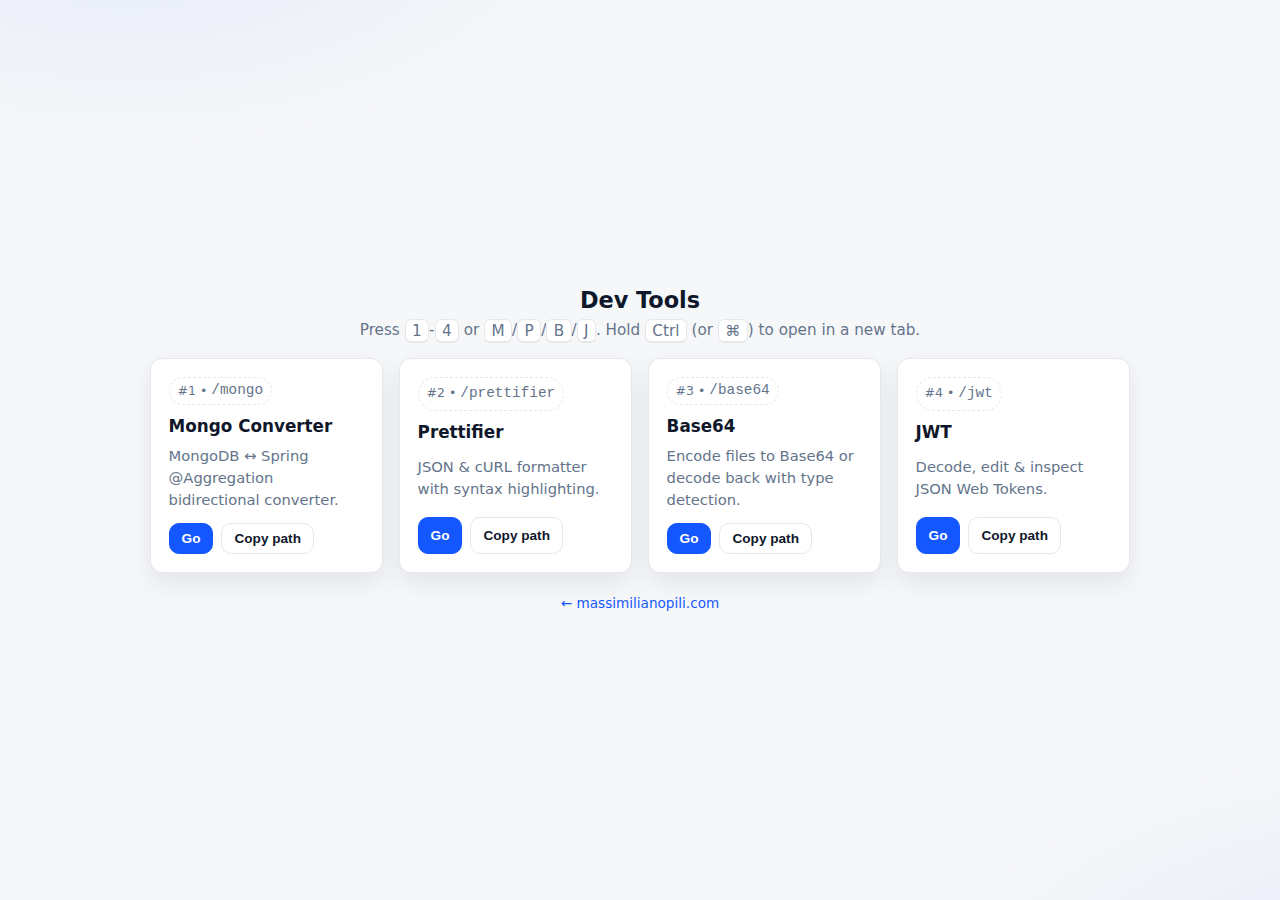
<file: index.html>
<!DOCTYPE html>
<html lang="en">
<head>
    <meta charset="UTF-8" />
    <meta name="viewport" content="width=device-width, initial-scale=1" />
    <title>Dev Tools</title>
    <link rel="stylesheet" href="/css/common.css">
    <style>
        body {
            display: grid;
            place-items: center;
            padding: 4vh 1rem;
        }
        .wrap {
            width: min(980px, 96vw);
        }
        header {
            text-align: center;
            display: grid;
            gap: .35rem;
        }
        .hint { color: var(--muted); font-size: .95rem }

        .grid {
            display: grid;
            grid-template-columns: repeat(auto-fit, minmax(220px, 1fr));
            gap: 1rem;
        }
        .tile {
            background: var(--card);
            border: 1px solid var(--border);
            border-radius: var(--radius);
            box-shadow: var(--shadow);
            padding: 1.1rem;
            text-decoration: none;
            color: inherit;
            display: grid;
            gap: .5rem;
            position: relative;
            transition: transform .12s ease, box-shadow .12s ease, border-color .12s ease;
        }
        .tile:focus, .tile:hover {
            outline: none;
            transform: translateY(-2px);
            box-shadow: 0 14px 30px var(--ring);
            border-color: var(--brand);
        }
        .tile .tag {
            display: inline-flex;
            align-items: center;
            gap: .5ch;
            width: max-content;
            padding: .15rem .5rem;
            font-size: .78rem;
            border-radius: 999px;
            border: 1px dashed var(--border);
            color: var(--muted);
        }
        .tile h2 { font-size: 1.05rem; line-height: 1.2; margin: .2rem 0 0 }
        .tile p { margin: 0; color: var(--muted); font-size: .92rem }

        .actions { display: flex; gap: .5rem; margin-top: .25rem }
        .btn {
            appearance: none;
            border: 1px solid var(--border);
            background: transparent;
            color: var(--text);
            border-radius: 10px;
            padding: .45rem .75rem;
            font-weight: 600;
            cursor: pointer;
            transition: border-color .12s ease, background .12s ease, transform .12s ease;
        }
        .btn:focus-visible { outline: 2px solid var(--ring) }
        .btn:hover { border-color: var(--brand) }
        .btn.primary { background: var(--brand); color: white; border-color: var(--brand) }
        .btn.primary:hover { background: var(--brand-600); }

        footer { margin-top: .25rem }
    </style>
</head>
<body>
<main class="wrap" role="main">
    <header>
        <h1>Dev Tools</h1>
        <div class="hint">Press <kbd>1</kbd>-<kbd>4</kbd> or <kbd>M</kbd>/<kbd>P</kbd>/<kbd>B</kbd>/<kbd>J</kbd>. Hold <kbd>Ctrl</kbd> (or <kbd>&#8984;</kbd>) to open in a new tab.</div>
    </header>

    <section class="grid" aria-label="Tools">
        <a class="tile" href="/mongo" data-key="1" data-char="m">
            <span class="tag">#1 &bull; <span class="path">/mongo</span></span>
            <h2>Mongo Converter</h2>
            <p>MongoDB &harr; Spring @Aggregation bidirectional converter.</p>
            <div class="actions">
                <button class="btn primary" data-go>Go</button>
                <button class="btn" data-copy>Copy path</button>
            </div>
        </a>

        <a class="tile" href="/prettifier" data-key="2" data-char="p">
            <span class="tag">#2 &bull; <span class="path">/prettifier</span></span>
            <h2>Prettifier</h2>
            <p>JSON &amp; cURL formatter with syntax highlighting.</p>
            <div class="actions">
                <button class="btn primary" data-go>Go</button>
                <button class="btn" data-copy>Copy path</button>
            </div>
        </a>

        <a class="tile" href="/base64" data-key="3" data-char="b">
            <span class="tag">#3 &bull; <span class="path">/base64</span></span>
            <h2>Base64</h2>
            <p>Encode files to Base64 or decode back with type detection.</p>
            <div class="actions">
                <button class="btn primary" data-go>Go</button>
                <button class="btn" data-copy>Copy path</button>
            </div>
        </a>

        <a class="tile" href="/jwt" data-key="4" data-char="j">
            <span class="tag">#4 &bull; <span class="path">/jwt</span></span>
            <h2>JWT</h2>
            <p>Decode, edit &amp; inspect JSON Web Tokens.</p>
            <div class="actions">
                <button class="btn primary" data-go>Go</button>
                <button class="btn" data-copy>Copy path</button>
            </div>
        </a>
    </section>

    <footer>
        <a href="https://massimilianopili.com/home">&larr; massimilianopili.com</a>
    </footer>
</main>

<script>
    document.querySelectorAll('.tile').forEach(tile => {
        tile.addEventListener('click', (ev) => {
            const copyBtn = ev.target.closest('[data-copy]');
            const targetBtn = ev.target.closest('[data-go]');
            if (copyBtn) {
                ev.preventDefault();
                const url = new URL(tile.getAttribute('href'), location.origin).toString();
                navigator.clipboard?.writeText(url).then(() => {
                    copyBtn.textContent = 'Copied!';
                    setTimeout(() => copyBtn.textContent = 'Copy path', 1000);
                }).catch(() => {
                    copyBtn.textContent = 'Failed';
                    setTimeout(() => copyBtn.textContent = 'Copy path', 1000);
                });
                return;
            }
            if (targetBtn) {
                ev.preventDefault();
                if (ev.ctrlKey || ev.metaKey) {
                    window.open(tile.href, '_blank');
                } else {
                    location.assign(tile.href);
                }
            }
        });
    });

    const byKey = new Map();
    document.querySelectorAll('.tile').forEach(tile => {
        byKey.set(tile.dataset.key, tile);
        byKey.set((tile.dataset.char || '').toLowerCase(), tile);
    });

    addEventListener('keydown', (e) => {
        const tag = (e.target && e.target.tagName) || '';
        if (/INPUT|TEXTAREA|SELECT/.test(tag)) return;

        const key = e.key.toLowerCase();
        const tile = byKey.get(key);
        if (!tile) return;

        e.preventDefault();
        if (e.ctrlKey || e.metaKey) {
            window.open(tile.href, '_blank');
        } else {
            location.assign(tile.href);
        }
    });
</script>
</body>
</html>
</file>
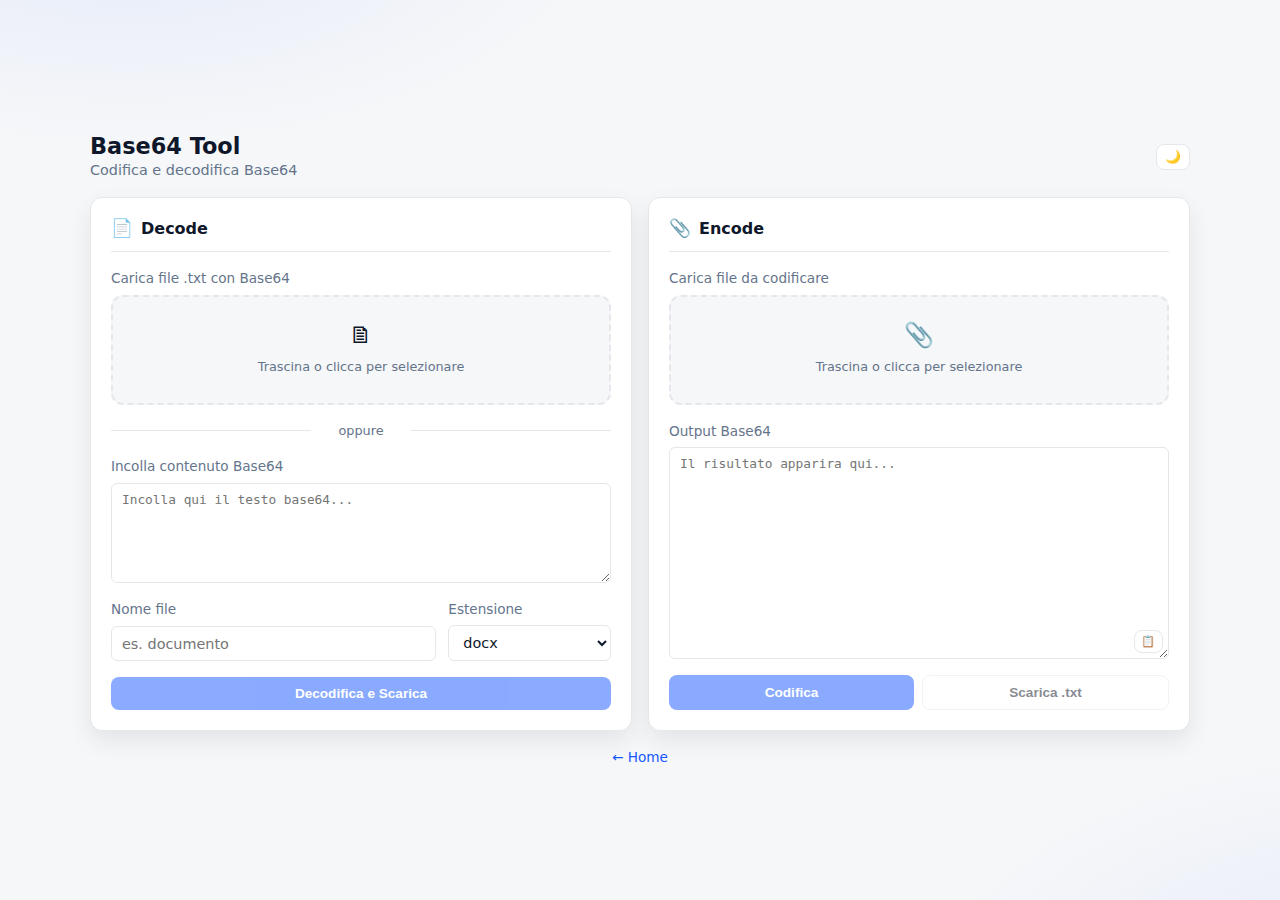
<file: base64/index.html>
<!DOCTYPE html>
<html lang="it">
<head>
    <meta charset="UTF-8">
    <meta name="viewport" content="width=device-width, initial-scale=1.0">
    <title>Base64 Encoder/Decoder</title>
    <link rel="stylesheet" href="/css/common.css">
    <style>
        /* Page-specific layout */
        body {
            display: grid;
            place-items: center;
            padding: 2rem 1rem;
            min-height: 100vh;
        }
        header {
            display: flex;
            justify-content: space-between;
            align-items: center;
        }
        .cards {
            display: grid;
            grid-template-columns: 1fr;
            gap: 1rem;
            align-items: start;
        }
        @media (min-width: 800px) {
            .cards {
                grid-template-columns: 1fr 1fr;
                align-items: stretch;
            }
        }
        .card {
            display: flex;
            flex-direction: column;
            gap: 1rem;
        }

        /* Output area with copy button */
        .output-area {
            position: relative;
        }
        .output-area textarea {
            padding-right: 2.5rem;
        }
        .output-area.grow {
            flex: 1;
            display: flex;
            flex-direction: column;
        }
        .output-area.grow textarea {
            flex: 1;
            min-height: 100px;
        }
        .copy-btn {
            position: absolute;
            bottom: 0.4rem;
            right: 0.4rem;
            padding: 0.25rem 0.4rem;
            font-size: 0.7rem;
        }
        #detectedBadge {
            font-size: 0.7rem;
            padding: 0.1rem 0.35rem;
            border-radius: 4px;
            background: var(--success);
            color: #fff;
            margin-left: 0.25rem;
        }
        #detectedBadge:empty {
            display: none;
        }
    </style>
</head>
<body>
    <main class="wrap">
        <header>
            <div>
                <h1>Base64 Tool</h1>
                <p class="subtitle">Codifica e decodifica Base64</p>
            </div>
            <button id="themeToggle" class="icon-btn" title="Toggle dark/light mode">&#127763;</button>
        </header>

        <div class="cards">
            <!-- DECODE CARD -->
            <div class="card">
                <h2 class="card-title"><span class="icon">&#128196;</span> Decode</h2>

                <div class="card-body">
                    <div class="form-group">
                        <label>Carica file .txt con Base64</label>
                        <div class="drop-zone" id="decodeDropZone">
                            <div class="drop-zone-icon">&#128462;</div>
                            <div class="drop-zone-text">Trascina o clicca per selezionare</div>
                            <div class="file-name" id="decodeFileName"></div>
                        </div>
                        <input type="file" id="decodeFileInput" accept=".txt" style="display: none;">
                    </div>

                    <div class="or-divider">oppure</div>

                    <div class="form-group">
                        <label for="decodeInput">Incolla contenuto Base64</label>
                        <textarea id="decodeInput" placeholder="Incolla qui il testo base64..."></textarea>
                    </div>

                    <div class="inline-group">
                        <div class="form-group" style="flex: 2">
                            <label for="outputName">Nome file</label>
                            <input type="text" id="outputName" placeholder="es. documento">
                        </div>
                        <div class="form-group" style="flex: 1">
                            <label for="extension">Estensione <span id="detectedBadge"></span></label>
                            <select id="extension">
                                <option value="docx">docx</option>
                                <option value="xlsx">xlsx</option>
                                <option value="pptx">pptx</option>
                                <option value="doc">doc</option>
                                <option value="mp3">mp3</option>
                                <option value="mp4">mp4</option>
                                <option value="wav">wav</option>
                                <option value="avi">avi</option>
                                <option value="json">json</option>
                                <option value="xml">xml</option>
                                <option value="html">html</option>
                                <option value="txt">txt</option>
                                <option value="bin">bin</option>
                                <option value="pdf">pdf</option>
                                <option value="png">png</option>
                                <option value="jpg">jpg</option>
                                <option value="gif">gif</option>
                                <option value="webp">webp</option>
                                <option value="svg">svg</option>
                                <option value="zip">zip</option>
                            </select>
                        </div>
                    </div>
                </div>

                <div class="card-footer">
                    <button class="btn-primary" id="decodeBtn" disabled>Decodifica e Scarica</button>
                    <div class="message" id="decodeMessage"></div>
                </div>
            </div>

            <!-- ENCODE CARD -->
            <div class="card">
                <h2 class="card-title"><span class="icon">&#128206;</span> Encode</h2>

                <div class="card-body">
                    <div class="form-group">
                        <label>Carica file da codificare</label>
                        <div class="drop-zone" id="encodeDropZone">
                            <div class="drop-zone-icon">&#128206;</div>
                            <div class="drop-zone-text">Trascina o clicca per selezionare</div>
                            <div class="file-name" id="encodeFileName"></div>
                        </div>
                        <input type="file" id="encodeFileInput" style="display: none;">
                    </div>

                    <div class="form-group output-area grow">
                        <label for="encodeOutput">Output Base64</label>
                        <textarea id="encodeOutput" readonly placeholder="Il risultato apparira qui..."></textarea>
                        <button class="icon-btn copy-btn" id="copyEncodeBtn" title="Copia">&#128203;</button>
                    </div>
                </div>

                <div class="card-footer">
                    <div class="btn-row">
                        <button class="btn-primary" id="encodeBtn" disabled>Codifica</button>
                        <button class="btn-secondary" id="downloadTxtBtn" disabled>Scarica .txt</button>
                    </div>
                    <div class="message" id="encodeMessage"></div>
                </div>
            </div>
        </div>

        <footer>
            <a href="https://massimilianopili.com/home">&larr; Home</a>
        </footer>
    </main>

    <script>
        const THEME_KEY = 'base64.theme';

        // Theme management
        function getSystemTheme() {
            return window.matchMedia('(prefers-color-scheme: dark)').matches ? 'dark' : 'light';
        }
        function getSavedTheme() {
            return localStorage.getItem(THEME_KEY);
        }
        function setTheme(theme) {
            if (theme === 'system') {
                document.documentElement.removeAttribute('data-theme');
                localStorage.removeItem(THEME_KEY);
            } else {
                document.documentElement.setAttribute('data-theme', theme);
                localStorage.setItem(THEME_KEY, theme);
            }
            updateThemeButton();
        }
        function updateThemeButton() {
            const btn = document.getElementById('themeToggle');
            const saved = getSavedTheme();
            const current = saved || getSystemTheme();
            btn.innerHTML = current === 'dark' ? '&#9728;&#65039;' : '&#127769;';
            btn.title = current === 'dark' ? 'Passa a tema chiaro' : 'Passa a tema scuro';
        }
        function toggleTheme() {
            const saved = getSavedTheme();
            const current = saved || getSystemTheme();
            setTheme(current === 'dark' ? 'light' : 'dark');
        }
        (function initTheme() {
            const saved = getSavedTheme();
            if (saved) document.documentElement.setAttribute('data-theme', saved);
        })();

        document.getElementById('themeToggle').onclick = toggleTheme;
        updateThemeButton();

        // Utility
        function formatBytes(bytes) {
            if (bytes < 1024) return bytes + ' B';
            if (bytes < 1024 * 1024) return (bytes / 1024).toFixed(1) + ' KB';
            return (bytes / (1024 * 1024)).toFixed(1) + ' MB';
        }

        function showMessage(el, text, type) {
            el.textContent = text;
            el.className = `message ${type} show`;
            if (type === 'success') {
                setTimeout(() => el.classList.remove('show'), 5000);
            }
        }

        // Detect file type from magic bytes
        function detectFileType(bytes) {
            const hex = (offset, length) =>
                Array.from(bytes.slice(offset, offset + length))
                    .map(b => b.toString(16).padStart(2, '0')).join('');
            const ascii = (offset, length) =>
                String.fromCharCode(...bytes.slice(offset, offset + length));

            const h = hex(0, 12);
            const a = ascii(0, 12);

            // PDF
            if (a.startsWith('%PDF')) return { ext: 'pdf', mime: 'application/pdf', name: 'PDF' };

            // Images
            if (h.startsWith('89504e47')) return { ext: 'png', mime: 'image/png', name: 'PNG' };
            if (h.startsWith('ffd8ff')) return { ext: 'jpg', mime: 'image/jpeg', name: 'JPEG' };
            if (a.startsWith('GIF87a') || a.startsWith('GIF89a')) return { ext: 'gif', mime: 'image/gif', name: 'GIF' };
            if (h.startsWith('424d')) return { ext: 'bmp', mime: 'image/bmp', name: 'BMP' };
            if (h.startsWith('49492a00') || h.startsWith('4d4d002a')) return { ext: 'tiff', mime: 'image/tiff', name: 'TIFF' };
            if (h.startsWith('00000100')) return { ext: 'ico', mime: 'image/x-icon', name: 'ICO' };
            if (a.startsWith('RIFF') && ascii(8, 4) === 'WEBP') return { ext: 'webp', mime: 'image/webp', name: 'WebP' };

            // Archives & Office (ZIP-based)
            if (h.startsWith('504b0304') || h.startsWith('504b0506') || h.startsWith('504b0708')) {
                // Check if it's an Office document by looking for specific paths in ZIP
                const content = ascii(0, Math.min(bytes.length, 500));
                if (content.includes('word/')) return { ext: 'docx', mime: 'application/vnd.openxmlformats-officedocument.wordprocessingml.document', name: 'Word (docx)' };
                if (content.includes('xl/')) return { ext: 'xlsx', mime: 'application/vnd.openxmlformats-officedocument.spreadsheetml.sheet', name: 'Excel (xlsx)' };
                if (content.includes('ppt/')) return { ext: 'pptx', mime: 'application/vnd.openxmlformats-officedocument.presentationml.presentation', name: 'PowerPoint (pptx)' };
                return { ext: 'zip', mime: 'application/zip', name: 'ZIP' };
            }
            if (h.startsWith('526172211a07')) return { ext: 'rar', mime: 'application/x-rar-compressed', name: 'RAR' };
            if (h.startsWith('1f8b')) return { ext: 'gz', mime: 'application/gzip', name: 'GZIP' };
            if (h.startsWith('377abcaf271c')) return { ext: '7z', mime: 'application/x-7z-compressed', name: '7-Zip' };

            // Audio/Video
            if (h.startsWith('fffb') || h.startsWith('fff3') || h.startsWith('fff2') || a.startsWith('ID3'))
                return { ext: 'mp3', mime: 'audio/mpeg', name: 'MP3' };
            if (h.startsWith('4f676753')) return { ext: 'ogg', mime: 'audio/ogg', name: 'OGG' };
            if (a.startsWith('RIFF') && ascii(8, 4) === 'WAVE') return { ext: 'wav', mime: 'audio/wav', name: 'WAV' };
            if (a.startsWith('fLaC')) return { ext: 'flac', mime: 'audio/flac', name: 'FLAC' };
            if (hex(4, 4) === '66747970') return { ext: 'mp4', mime: 'video/mp4', name: 'MP4' }; // ftyp at offset 4
            if (h.startsWith('1a45dfa3')) return { ext: 'webm', mime: 'video/webm', name: 'WebM' };
            if (a.startsWith('RIFF') && ascii(8, 4) === 'AVI ') return { ext: 'avi', mime: 'video/x-msvideo', name: 'AVI' };

            // Documents
            if (h.startsWith('d0cf11e0a1b11ae1')) return { ext: 'doc', mime: 'application/msword', name: 'MS Office (legacy)' };
            if (a.startsWith('{\\rtf')) return { ext: 'rtf', mime: 'application/rtf', name: 'RTF' };

            // Executables
            if (h.startsWith('4d5a')) return { ext: 'exe', mime: 'application/x-msdownload', name: 'Windows Executable' };
            if (h.startsWith('7f454c46')) return { ext: 'elf', mime: 'application/x-executable', name: 'Linux Executable' };

            // Web
            if (h.startsWith('3c3f786d6c') || h.startsWith('3c21444f43')) return { ext: 'xml', mime: 'application/xml', name: 'XML' };
            if (a.startsWith('<svg')) return { ext: 'svg', mime: 'image/svg+xml', name: 'SVG' };
            if (a.startsWith('<!DOCTYPE html') || a.startsWith('<html')) return { ext: 'html', mime: 'text/html', name: 'HTML' };

            // Fonts
            if (h.startsWith('00010000') || a.startsWith('OTTO')) return { ext: 'otf', mime: 'font/otf', name: 'OpenType Font' };
            if (a.startsWith('wOFF')) return { ext: 'woff', mime: 'font/woff', name: 'WOFF' };
            if (a.startsWith('wOF2')) return { ext: 'woff2', mime: 'font/woff2', name: 'WOFF2' };

            // SQLite
            if (a.startsWith('SQLite format 3')) return { ext: 'sqlite', mime: 'application/x-sqlite3', name: 'SQLite' };

            // JSON (heuristic - starts with { or [)
            const trimmed = String.fromCharCode(...bytes.slice(0, 1)).trim();
            if (trimmed === '{' || trimmed === '[') return { ext: 'json', mime: 'application/json', name: 'JSON (maybe)' };

            return null; // Unknown
        }

        // ═══════════════════════════════════════════════════════════════
        // DECODE
        // ═══════════════════════════════════════════════════════════════
        const decodeDropZone = document.getElementById('decodeDropZone');
        const decodeFileInput = document.getElementById('decodeFileInput');
        const decodeFileName = document.getElementById('decodeFileName');
        const decodeInput = document.getElementById('decodeInput');
        const outputName = document.getElementById('outputName');
        const extension = document.getElementById('extension');
        const detectedBadge = document.getElementById('detectedBadge');
        const decodeBtn = document.getElementById('decodeBtn');
        const decodeMessage = document.getElementById('decodeMessage');

        let decodeFileContent = null;

        // Try to detect file type from base64 content and update selector
        function tryDetectAndUpdateExtension(base64Content) {
            detectedBadge.textContent = '';
            if (!base64Content) return;
            try {
                const binaryString = atob(base64Content.trim());
                // First check with initial bytes
                const initialBytes = new Uint8Array(Math.min(binaryString.length, 500));
                for (let i = 0; i < initialBytes.length; i++) {
                    initialBytes[i] = binaryString.charCodeAt(i);
                }
                let detected = detectFileType(initialBytes);

                // If it's a ZIP, check the entire content for Office formats
                if (detected && detected.ext === 'zip' && binaryString.length > 0) {
                    if (binaryString.includes('word/')) {
                        detected = { ext: 'docx', mime: 'application/vnd.openxmlformats-officedocument.wordprocessingml.document', name: 'Word (docx)' };
                    } else if (binaryString.includes('xl/')) {
                        detected = { ext: 'xlsx', mime: 'application/vnd.openxmlformats-officedocument.spreadsheetml.sheet', name: 'Excel (xlsx)' };
                    } else if (binaryString.includes('ppt/')) {
                        detected = { ext: 'pptx', mime: 'application/vnd.openxmlformats-officedocument.presentationml.presentation', name: 'PowerPoint (pptx)' };
                    }
                }

                if (detected) {
                    // Try to select the detected extension
                    const option = extension.querySelector(`option[value="${detected.ext}"]`);
                    if (option) {
                        extension.value = detected.ext;
                    } else {
                        // Add option if not in list
                        const newOpt = document.createElement('option');
                        newOpt.value = detected.ext;
                        newOpt.textContent = detected.ext;
                        extension.insertBefore(newOpt, extension.firstChild);
                        extension.value = detected.ext;
                    }
                    detectedBadge.textContent = detected.name;
                }
            } catch (e) {
                // Invalid base64, ignore
            }
        }

        decodeDropZone.addEventListener('click', () => decodeFileInput.click());
        decodeDropZone.addEventListener('dragover', (e) => {
            e.preventDefault();
            decodeDropZone.classList.add('dragover');
        });
        decodeDropZone.addEventListener('dragleave', () => decodeDropZone.classList.remove('dragover'));
        decodeDropZone.addEventListener('drop', (e) => {
            e.preventDefault();
            decodeDropZone.classList.remove('dragover');
            if (e.dataTransfer.files[0]) handleDecodeFile(e.dataTransfer.files[0]);
        });
        decodeFileInput.addEventListener('change', (e) => {
            if (e.target.files[0]) handleDecodeFile(e.target.files[0]);
        });

        function handleDecodeFile(file) {
            const reader = new FileReader();
            reader.onload = (e) => {
                decodeFileContent = e.target.result;
                decodeInput.value = '';
                decodeDropZone.classList.add('has-file');
                decodeFileName.textContent = file.name;
                const baseName = file.name.replace(/\.[^.]+$/, '');
                if (!outputName.value) outputName.value = baseName;
                tryDetectAndUpdateExtension(decodeFileContent);
                updateDecodeButton();
            };
            reader.readAsText(file);
        }

        decodeInput.addEventListener('input', () => {
            if (decodeInput.value.trim()) {
                decodeFileContent = null;
                decodeDropZone.classList.remove('has-file');
                decodeFileName.textContent = '';
                tryDetectAndUpdateExtension(decodeInput.value);
            } else {
                detectedBadge.textContent = '';
            }
            updateDecodeButton();
        });

        function updateDecodeButton() {
            decodeBtn.disabled = !(decodeFileContent || decodeInput.value.trim());
        }

        decodeBtn.addEventListener('click', () => {
            const base64Content = (decodeFileContent || decodeInput.value).trim();
            if (!base64Content) {
                showMessage(decodeMessage, 'Nessun contenuto da decodificare', 'error');
                return;
            }
            try {
                const binaryString = atob(base64Content);
                const bytes = new Uint8Array(binaryString.length);
                for (let i = 0; i < binaryString.length; i++) {
                    bytes[i] = binaryString.charCodeAt(i);
                }

                // Use selected extension
                const ext = extension.value;
                const baseName = outputName.value.trim() || 'decoded';
                const filename = `${baseName}.${ext}`;

                const blob = new Blob([bytes]);
                const url = URL.createObjectURL(blob);
                const a = document.createElement('a');
                a.href = url;
                a.download = filename;
                document.body.appendChild(a);
                a.click();
                document.body.removeChild(a);
                URL.revokeObjectURL(url);

                showMessage(decodeMessage, `Scaricato: ${filename} (${formatBytes(bytes.length)})`, 'success');
            } catch (err) {
                showMessage(decodeMessage, `Errore: ${err.message}`, 'error');
            }
        });

        // ═══════════════════════════════════════════════════════════════
        // ENCODE
        // ═══════════════════════════════════════════════════════════════
        const encodeDropZone = document.getElementById('encodeDropZone');
        const encodeFileInput = document.getElementById('encodeFileInput');
        const encodeFileName = document.getElementById('encodeFileName');
        const encodeOutput = document.getElementById('encodeOutput');
        const encodeBtn = document.getElementById('encodeBtn');
        const downloadTxtBtn = document.getElementById('downloadTxtBtn');
        const copyEncodeBtn = document.getElementById('copyEncodeBtn');
        const encodeMessage = document.getElementById('encodeMessage');

        let encodeFileData = null;
        let encodeOriginalName = '';

        encodeDropZone.addEventListener('click', () => encodeFileInput.click());
        encodeDropZone.addEventListener('dragover', (e) => {
            e.preventDefault();
            encodeDropZone.classList.add('dragover');
        });
        encodeDropZone.addEventListener('dragleave', () => encodeDropZone.classList.remove('dragover'));
        encodeDropZone.addEventListener('drop', (e) => {
            e.preventDefault();
            encodeDropZone.classList.remove('dragover');
            if (e.dataTransfer.files[0]) handleEncodeFile(e.dataTransfer.files[0]);
        });
        encodeFileInput.addEventListener('change', (e) => {
            if (e.target.files[0]) handleEncodeFile(e.target.files[0]);
        });

        function handleEncodeFile(file) {
            encodeOriginalName = file.name.replace(/\.[^.]+$/, '');
            encodeDropZone.classList.add('has-file');
            encodeFileName.textContent = `${file.name} (${formatBytes(file.size)})`;
            encodeOutput.value = '';
            downloadTxtBtn.disabled = true;

            const reader = new FileReader();
            reader.onload = (e) => {
                encodeFileData = e.target.result;
                encodeBtn.disabled = false;
            };
            reader.readAsArrayBuffer(file);
        }

        encodeBtn.addEventListener('click', () => {
            if (!encodeFileData) {
                showMessage(encodeMessage, 'Nessun file selezionato', 'error');
                return;
            }
            try {
                const bytes = new Uint8Array(encodeFileData);
                let binary = '';
                for (let i = 0; i < bytes.length; i++) {
                    binary += String.fromCharCode(bytes[i]);
                }
                const base64 = btoa(binary);
                encodeOutput.value = base64;
                downloadTxtBtn.disabled = false;
                showMessage(encodeMessage, `Codificato: ${formatBytes(base64.length)} Base64`, 'success');
            } catch (err) {
                showMessage(encodeMessage, `Errore: ${err.message}`, 'error');
            }
        });

        copyEncodeBtn.addEventListener('click', () => {
            if (!encodeOutput.value) return;
            navigator.clipboard.writeText(encodeOutput.value).then(() => {
                copyEncodeBtn.innerHTML = '&#10003;';
                setTimeout(() => copyEncodeBtn.innerHTML = '&#128203;', 1500);
            });
        });

        downloadTxtBtn.addEventListener('click', () => {
            if (!encodeOutput.value) return;
            const blob = new Blob([encodeOutput.value], { type: 'text/plain' });
            const url = URL.createObjectURL(blob);
            const a = document.createElement('a');
            a.href = url;
            a.download = `${encodeOriginalName || 'encoded'}_base64.txt`;
            document.body.appendChild(a);
            a.click();
            document.body.removeChild(a);
            URL.revokeObjectURL(url);
            showMessage(encodeMessage, `Scaricato: ${a.download}`, 'success');
        });
    </script>
</body>
</html>
</file>
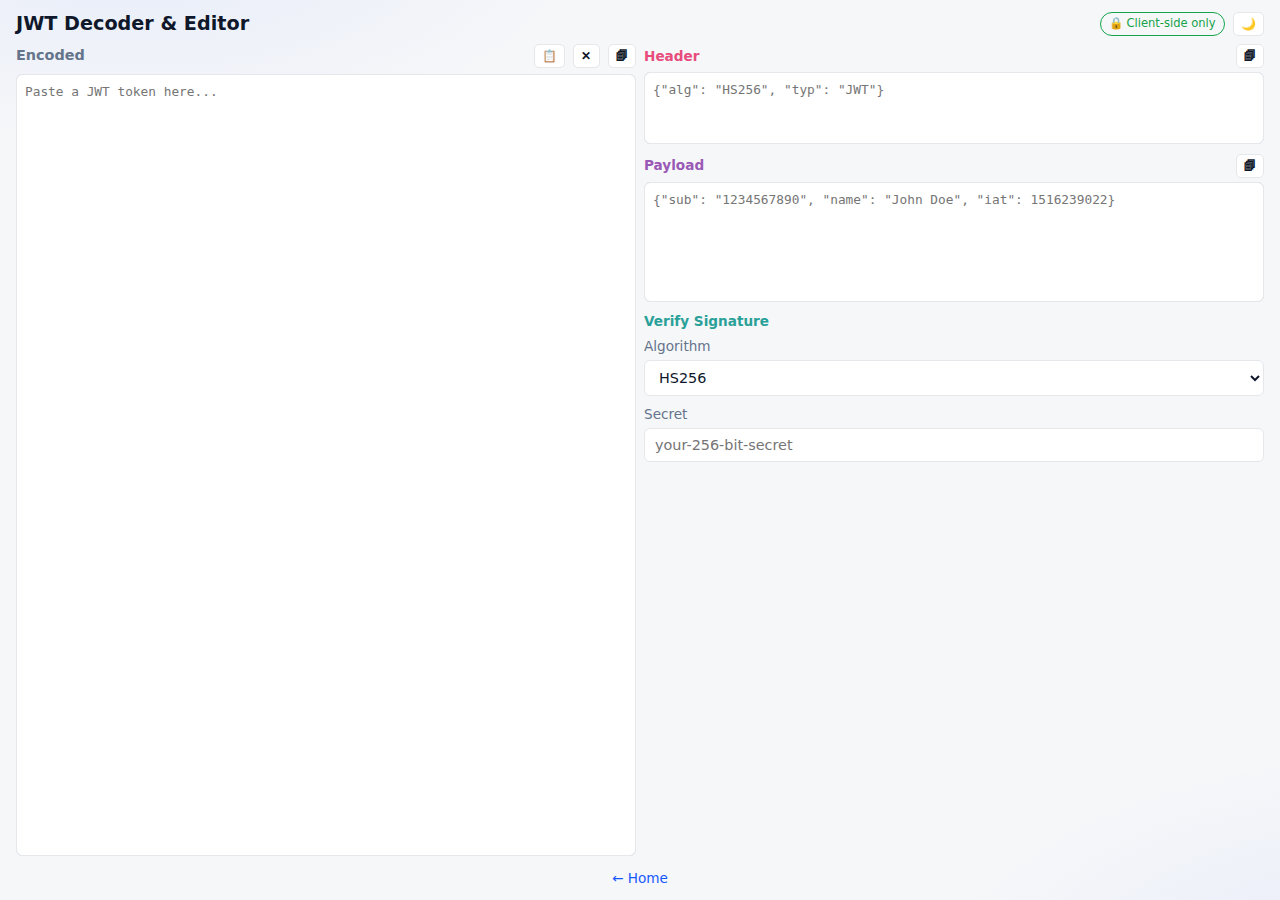
<file: jwt/index.html>
<!DOCTYPE html>
<html lang="en">
<head>
    <meta charset="UTF-8" />
    <meta name="viewport" content="width=device-width, initial-scale=1.0" />
    <title>JWT Decoder & Editor</title>
    <link rel="stylesheet" href="/css/common.css">
    <style>
        /* JWT part colors */
        :root, [data-theme="light"] {
            --jwt-header: #e74c7c;
            --jwt-payload: #9b59b6;
            --jwt-signature: #2aa198;
            --hl-key: #660e7a;
            --hl-string: #067d17;
            --hl-number: #1750eb;
            --hl-bool: #000080;
            --hl-null: #000080;
        }
        @media (prefers-color-scheme: dark) {
            :root:not([data-theme="light"]) {
                --jwt-header: #ff6b9d;
                --jwt-payload: #c084fc;
                --jwt-signature: #5eead4;
                --hl-key: #9876aa;
                --hl-string: #6a8759;
                --hl-number: #6897bb;
                --hl-bool: #cc7832;
                --hl-null: #cc7832;
            }
        }
        [data-theme="dark"] {
            --jwt-header: #ff6b9d;
            --jwt-payload: #c084fc;
            --jwt-signature: #5eead4;
            --hl-key: #9876aa;
            --hl-string: #6a8759;
            --hl-number: #6897bb;
            --hl-bool: #cc7832;
            --hl-null: #cc7832;
        }

        /* Page layout */
        body {
            padding: .75rem 1rem;
            display: flex;
            flex-direction: column;
            gap: .5rem;
            min-height: 100vh;
        }

        /* Title bar */
        .title-bar {
            display: flex;
            align-items: center;
            justify-content: space-between;
            gap: .5rem;
            flex-wrap: wrap;
        }
        .title-bar h1 { font-size: 1.2rem; }
        .title-actions { display: flex; align-items: center; gap: .5rem; }
        .privacy-badge {
            font-size: .72rem;
            color: var(--success);
            border: 1px solid var(--success);
            border-radius: 999px;
            padding: .12rem .5rem;
            cursor: help;
            white-space: nowrap;
        }

        /* Two-panel grid */
        .jwt-grid {
            display: grid;
            grid-template-columns: 1fr;
            gap: .75rem;
            flex: 1;
            min-height: 0;
        }
        @media (min-width: 900px) {
            .jwt-grid {
                grid-template-columns: 1fr 1fr;
                gap: .5rem;
            }
        }

        /* Panes */
        .pane {
            display: flex;
            flex-direction: column;
            gap: .35rem;
            min-height: 0;
        }
        .decoded-pane {
            display: flex;
            flex-direction: column;
            gap: .6rem;
            overflow-y: auto;
        }
        .pane-header {
            display: flex;
            align-items: center;
            gap: .5rem;
            flex-wrap: wrap;
        }
        .pane-title {
            font-weight: 600;
            font-size: .9rem;
            color: var(--muted);
        }
        .spacer { flex: 1; }

        /* Sections in decoded pane */
        .section {
            display: flex;
            flex-direction: column;
            gap: .25rem;
        }
        .section-header {
            display: flex;
            align-items: center;
            gap: .5rem;
        }
        .section-title {
            font-weight: 600;
            font-size: .85rem;
        }

        /* Editor wrap (textarea + highlight overlay) */
        .editor-wrap {
            position: relative;
            flex: 1;
            min-height: 200px;
            display: flex;
        }
        .editor-wrap.small {
            min-height: 72px;
            flex: 0 0 auto;
        }
        .editor-wrap.medium {
            min-height: 120px;
            flex: 1 1 auto;
        }
        .editor-wrap textarea {
            position: absolute;
            inset: 0;
            width: 100%;
            height: 100%;
            min-height: 0;
            background: transparent;
            color: transparent;
            caret-color: var(--text);
            z-index: 2;
            resize: none;
            border: 1px solid var(--border);
            border-radius: 6px;
            padding: .5rem;
            font-family: 'SF Mono', 'Fira Code', 'Consolas', monospace;
            font-size: .8rem;
            line-height: 1.4;
            tab-size: 2;
        }
        .editor-wrap textarea:focus {
            outline: 2px solid var(--primary);
            outline-offset: -1px;
        }
        .editor-wrap .highlight-layer {
            flex: 1;
            padding: .5rem;
            font-family: 'SF Mono', 'Fira Code', 'Consolas', monospace;
            font-size: .8rem;
            line-height: 1.4;
            border: 1px solid var(--border);
            border-radius: 6px;
            background: var(--surface);
            color: var(--text);
            white-space: pre-wrap;
            word-break: break-all;
            overflow: auto;
            tab-size: 2;
        }

        /* JWT color classes */
        .jwt-header-part { color: var(--jwt-header); }
        .jwt-payload-part { color: var(--jwt-payload); }
        .jwt-signature-part { color: var(--jwt-signature); }
        .jwt-dot { color: var(--muted); font-weight: bold; }
        .header-color { color: var(--jwt-header); }
        .payload-color { color: var(--jwt-payload); }
        .signature-color { color: var(--jwt-signature); }

        /* Syntax highlighting */
        .hl-key { color: var(--hl-key); }
        .hl-string { color: var(--hl-string); }
        .hl-number { color: var(--hl-number); }
        .hl-bool { color: var(--hl-bool); font-weight: 600; }
        .hl-null { color: var(--hl-null); font-weight: 600; }

        /* Signature status */
        .sig-status {
            font-size: .72rem;
            padding: .12rem .5rem;
            border-radius: 999px;
            font-weight: 600;
            white-space: nowrap;
        }
        .sig-status.valid {
            background: rgba(22, 163, 74, 0.12);
            color: var(--success);
            border: 1px solid rgba(22, 163, 74, 0.3);
        }
        .sig-status.invalid {
            background: rgba(220, 38, 38, 0.12);
            color: var(--danger);
            border: 1px solid rgba(220, 38, 38, 0.3);
        }
        .sig-status.unverified {
            background: rgba(100, 116, 139, 0.12);
            color: var(--muted);
            border: 1px solid var(--border);
        }
        .sig-status:empty { display: none; }

        /* Signature controls */
        .sig-controls {
            display: flex;
            flex-direction: column;
            gap: .5rem;
        }
        .sig-controls .form-group { gap: .25rem; }
        .key-input {
            min-height: 56px;
            font-size: .72rem !important;
        }

        /* Timestamp info */
        .timestamp-info {
            font-size: .78rem;
            padding: .5rem .65rem;
            border-radius: 6px;
            background: var(--surface);
            border: 1px solid var(--border);
            display: flex;
            flex-direction: column;
            gap: .2rem;
        }
        .ts-row {
            display: flex;
            align-items: center;
            gap: .5rem;
            flex-wrap: wrap;
        }
        .ts-label {
            color: var(--muted);
            font-weight: 500;
            min-width: 6rem;
        }
        .ts-value {
            font-family: 'SF Mono', 'Fira Code', 'Consolas', monospace;
            font-size: .75rem;
        }
        .ts-expired { color: var(--danger); font-weight: 600; }
        .ts-valid { color: var(--success); }
        .ts-countdown {
            font-size: .72rem;
            font-style: italic;
            margin-left: auto;
        }

        /* Expired token border */
        .encoded-pane.expired-token .highlight-layer {
            border-color: var(--danger);
            box-shadow: 0 0 0 1px rgba(220, 38, 38, 0.2);
        }

        /* Toast */
        .toast {
            position: fixed;
            bottom: 1.5rem;
            left: 50%;
            transform: translateX(-50%) translateY(100px);
            background: var(--text);
            color: var(--bg);
            padding: .6rem 1.2rem;
            border-radius: 8px;
            font-size: .875rem;
            font-weight: 500;
            opacity: 0;
            transition: transform .3s ease, opacity .3s ease;
            z-index: 1000;
            pointer-events: none;
        }
        .toast.show {
            transform: translateX(-50%) translateY(0);
            opacity: 1;
        }
        .toast.success { background: var(--success); color: #fff; }
        .toast.error { background: var(--danger); color: #fff; }

        /* Button overrides */
        button { padding: .35rem .7rem; border-radius: 5px; font-size: .8rem; }
        button.icon-btn { padding: .25rem .45rem; font-size: .75rem; }

        footer { margin-top: .25rem; }
    </style>
</head>
<body>

<div class="title-bar">
    <h1>JWT Decoder & Editor</h1>
    <div class="title-actions">
        <span class="privacy-badge" title="All processing happens in your browser. No data is sent to any server.">&#128274; Client-side only</span>
        <button id="themeToggle" class="icon-btn" title="Toggle dark/light mode">&#127763;</button>
    </div>
</div>

<div class="jwt-grid">
    <!-- LEFT: Encoded JWT -->
    <div class="pane encoded-pane" id="encodedPane">
        <div class="pane-header">
            <span class="pane-title">Encoded</span>
            <span class="spacer"></span>
            <button id="pasteBtn" class="icon-btn" title="Paste from clipboard">&#128203;</button>
            <button id="clearBtn" class="icon-btn" title="Clear all">&#10005;</button>
            <button id="copyEncoded" class="icon-btn" title="Copy JWT">&#128464;</button>
        </div>
        <div class="editor-wrap">
            <textarea id="encodedInput" spellcheck="false" placeholder="Paste a JWT token here..."></textarea>
            <div id="encodedHighlight" class="highlight-layer"></div>
        </div>
    </div>

    <!-- RIGHT: Decoded -->
    <div class="pane decoded-pane">
        <!-- Header -->
        <div class="section">
            <div class="section-header">
                <span class="section-title header-color">Header</span>
                <span class="spacer"></span>
                <button class="icon-btn copy-section" data-target="headerEditor" title="Copy header JSON">&#128464;</button>
            </div>
            <div class="editor-wrap small">
                <textarea id="headerEditor" spellcheck="false" placeholder='{"alg": "HS256", "typ": "JWT"}'></textarea>
                <div id="headerHighlight" class="highlight-layer"></div>
            </div>
        </div>

        <!-- Payload -->
        <div class="section">
            <div class="section-header">
                <span class="section-title payload-color">Payload</span>
                <span class="spacer"></span>
                <button class="icon-btn copy-section" data-target="payloadEditor" title="Copy payload JSON">&#128464;</button>
            </div>
            <div class="editor-wrap medium">
                <textarea id="payloadEditor" spellcheck="false" placeholder='{"sub": "1234567890", "name": "John Doe", "iat": 1516239022}'></textarea>
                <div id="payloadHighlight" class="highlight-layer"></div>
            </div>
            <div id="timestampInfo" class="timestamp-info" style="display: none;"></div>
        </div>

        <!-- Signature -->
        <div class="section">
            <div class="section-header">
                <span class="section-title signature-color">Verify Signature</span>
                <span class="spacer"></span>
                <span id="signatureStatus" class="sig-status"></span>
            </div>
            <div class="sig-controls">
                <div class="form-group">
                    <label for="algSelect">Algorithm</label>
                    <select id="algSelect">
                        <optgroup label="HMAC">
                            <option value="HS256" selected>HS256</option>
                            <option value="HS384">HS384</option>
                            <option value="HS512">HS512</option>
                        </optgroup>
                        <optgroup label="RSA">
                            <option value="RS256">RS256</option>
                            <option value="RS384">RS384</option>
                            <option value="RS512">RS512</option>
                        </optgroup>
                    </select>
                </div>
                <div id="hmacGroup" class="form-group">
                    <label for="hmacSecret">Secret</label>
                    <input type="text" id="hmacSecret" placeholder="your-256-bit-secret" />
                </div>
                <div id="rsaGroup" style="display: none;">
                    <div class="form-group">
                        <label for="rsaPublicKey">Public Key (PEM - for verification)</label>
                        <textarea id="rsaPublicKey" class="key-input" spellcheck="false" placeholder="-----BEGIN PUBLIC KEY-----&#10;...&#10;-----END PUBLIC KEY-----"></textarea>
                    </div>
                    <div class="form-group">
                        <label for="rsaPrivateKey">Private Key (PEM - for signing)</label>
                        <textarea id="rsaPrivateKey" class="key-input" spellcheck="false" placeholder="-----BEGIN PRIVATE KEY-----&#10;...&#10;-----END PRIVATE KEY-----"></textarea>
                    </div>
                </div>
            </div>
        </div>
    </div>
</div>

<footer>
    <a href="https://massimilianopili.com/home">&larr; Home</a>
</footer>

<div id="toast" class="toast"></div>

<script>
    // ═══════════════════════════════════════════════════════════════
    // Theme Management
    // ═══════════════════════════════════════════════════════════════
    const THEME_KEY = 'jwt.theme';

    function getSystemTheme() {
        return window.matchMedia('(prefers-color-scheme: dark)').matches ? 'dark' : 'light';
    }
    function getSavedTheme() { return localStorage.getItem(THEME_KEY); }
    function setTheme(theme) {
        if (theme === 'system') {
            document.documentElement.removeAttribute('data-theme');
            localStorage.removeItem(THEME_KEY);
        } else {
            document.documentElement.setAttribute('data-theme', theme);
            localStorage.setItem(THEME_KEY, theme);
        }
        updateThemeButton();
    }
    function updateThemeButton() {
        const btn = document.getElementById('themeToggle');
        const saved = getSavedTheme();
        const current = saved || getSystemTheme();
        btn.innerHTML = current === 'dark' ? '&#9728;&#65039;' : '&#127769;';
        btn.title = current === 'dark' ? 'Switch to light mode' : 'Switch to dark mode';
    }
    function toggleTheme() {
        const saved = getSavedTheme();
        const current = saved || getSystemTheme();
        setTheme(current === 'dark' ? 'light' : 'dark');
    }
    (function initTheme() {
        const saved = getSavedTheme();
        if (saved) document.documentElement.setAttribute('data-theme', saved);
    })();

    // ═══════════════════════════════════════════════════════════════
    // Toast
    // ═══════════════════════════════════════════════════════════════
    const $toast = document.getElementById('toast');
    let toastTimeout;
    function showToast(msg, type = '') {
        clearTimeout(toastTimeout);
        $toast.textContent = msg;
        $toast.className = 'toast' + (type ? ' ' + type : '');
        requestAnimationFrame(() => $toast.classList.add('show'));
        toastTimeout = setTimeout(() => $toast.classList.remove('show'), 2500);
    }

    // ═══════════════════════════════════════════════════════════════
    // Base64URL Utilities
    // ═══════════════════════════════════════════════════════════════
    function base64urlEncode(data) {
        let bytes;
        if (typeof data === 'string') {
            bytes = new TextEncoder().encode(data);
        } else if (data instanceof ArrayBuffer) {
            bytes = new Uint8Array(data);
        } else {
            bytes = data;
        }
        let binary = '';
        for (let i = 0; i < bytes.length; i++) binary += String.fromCharCode(bytes[i]);
        return btoa(binary).replace(/\+/g, '-').replace(/\//g, '_').replace(/=+$/, '');
    }

    function base64urlDecode(str) {
        let b64 = str.replace(/-/g, '+').replace(/_/g, '/');
        while (b64.length % 4) b64 += '=';
        const binary = atob(b64);
        const bytes = new Uint8Array(binary.length);
        for (let i = 0; i < binary.length; i++) bytes[i] = binary.charCodeAt(i);
        return bytes;
    }

    function base64urlDecodeStr(str) {
        return new TextDecoder().decode(base64urlDecode(str));
    }

    // ═══════════════════════════════════════════════════════════════
    // JWT Parse / Build
    // ═══════════════════════════════════════════════════════════════
    function stripBearer(str) {
        return str.replace(/^bearer\s+/i, '');
    }

    function parseJWT(token) {
        token = stripBearer(token.trim());
        const parts = token.split('.');
        if (parts.length !== 3) return null;
        try {
            const header = JSON.parse(base64urlDecodeStr(parts[0]));
            const payload = JSON.parse(base64urlDecodeStr(parts[1]));
            return {
                header,
                payload,
                headerB64: parts[0],
                payloadB64: parts[1],
                signatureB64: parts[2],
                raw: token
            };
        } catch {
            return null;
        }
    }

    // ═══════════════════════════════════════════════════════════════
    // Web Crypto - Algorithm Mapping
    // ═══════════════════════════════════════════════════════════════
    function algToWebCrypto(alg) {
        const map = {
            'HS256': { name: 'HMAC', hash: 'SHA-256' },
            'HS384': { name: 'HMAC', hash: 'SHA-384' },
            'HS512': { name: 'HMAC', hash: 'SHA-512' },
            'RS256': { name: 'RSASSA-PKCS1-v1_5', hash: 'SHA-256' },
            'RS384': { name: 'RSASSA-PKCS1-v1_5', hash: 'SHA-384' },
            'RS512': { name: 'RSASSA-PKCS1-v1_5', hash: 'SHA-512' },
        };
        return map[alg] || null;
    }

    // ═══════════════════════════════════════════════════════════════
    // Web Crypto - HMAC
    // ═══════════════════════════════════════════════════════════════
    async function signHMAC(algorithm, secretStr, data) {
        const enc = new TextEncoder();
        const { hash } = algToWebCrypto(algorithm);
        const key = await crypto.subtle.importKey(
            'raw', enc.encode(secretStr),
            { name: 'HMAC', hash: { name: hash } },
            false, ['sign']
        );
        return crypto.subtle.sign('HMAC', key, enc.encode(data));
    }

    async function verifyHMAC(algorithm, secretStr, data, signatureBytes) {
        const enc = new TextEncoder();
        const { hash } = algToWebCrypto(algorithm);
        const key = await crypto.subtle.importKey(
            'raw', enc.encode(secretStr),
            { name: 'HMAC', hash: { name: hash } },
            false, ['verify']
        );
        return crypto.subtle.verify('HMAC', key, signatureBytes, enc.encode(data));
    }

    // ═══════════════════════════════════════════════════════════════
    // Web Crypto - RSA
    // ═══════════════════════════════════════════════════════════════
    function pemToArrayBuffer(pem) {
        const b64 = pem
            .replace(/-----BEGIN [A-Z ]+-----/, '')
            .replace(/-----END [A-Z ]+-----/, '')
            .replace(/\s/g, '');
        const binary = atob(b64);
        const bytes = new Uint8Array(binary.length);
        for (let i = 0; i < binary.length; i++) bytes[i] = binary.charCodeAt(i);
        return bytes.buffer;
    }

    function detectPKCS1(pem) {
        return /BEGIN RSA (PRIVATE|PUBLIC) KEY/.test(pem);
    }

    async function signRSA(algorithm, privateKeyPEM, data) {
        if (detectPKCS1(privateKeyPEM)) throw new Error('PKCS#1 format detected. Please use PKCS#8 (BEGIN PRIVATE KEY).');
        const { name, hash } = algToWebCrypto(algorithm);
        const keyBuffer = pemToArrayBuffer(privateKeyPEM);
        const key = await crypto.subtle.importKey(
            'pkcs8', keyBuffer,
            { name, hash: { name: hash } },
            false, ['sign']
        );
        return crypto.subtle.sign(name, key, new TextEncoder().encode(data));
    }

    async function verifyRSA(algorithm, publicKeyPEM, data, signatureBytes) {
        if (detectPKCS1(publicKeyPEM)) throw new Error('PKCS#1 format detected. Please use SPKI (BEGIN PUBLIC KEY).');
        const { name, hash } = algToWebCrypto(algorithm);
        const keyBuffer = pemToArrayBuffer(publicKeyPEM);
        const key = await crypto.subtle.importKey(
            'spki', keyBuffer,
            { name, hash: { name: hash } },
            false, ['verify']
        );
        return crypto.subtle.verify(name, key, signatureBytes, new TextEncoder().encode(data));
    }

    // ═══════════════════════════════════════════════════════════════
    // Syntax Highlighting
    // ═══════════════════════════════════════════════════════════════
    function escapeHtml(s) {
        return s.replace(/&/g, '&amp;').replace(/</g, '&lt;').replace(/>/g, '&gt;');
    }

    function highlightJSON(text) {
        let html = escapeHtml(text);
        html = html.replace(/("(?:\\.|[^"\\])*")(\s*:)/g, '<span class="hl-key">$1</span>$2');
        html = html.replace(/:(\s*)("(?:\\.|[^"\\])*")(?=[,\s\]\}]|$)/gm, ':<span class="hl-string">$1$2</span>');
        html = html.replace(/:(\s*)(-?\d+\.?\d*(?:[eE][+-]?\d+)?)(?=[,\s\]\}]|$)/gm, ':<span class="hl-number">$1$2</span>');
        html = html.replace(/:(\s*)(true|false)(?=[,\s\]\}]|$)/gm, ':<span class="hl-bool">$1$2</span>');
        html = html.replace(/:(\s*)(null)(?=[,\s\]\}]|$)/gm, ':<span class="hl-null">$1$2</span>');
        return html;
    }

    function highlightEncodedJWT(text) {
        const escaped = escapeHtml(text.trim());
        const parts = escaped.split('.');
        if (parts.length === 3) {
            return '<span class="jwt-header-part">' + parts[0] + '</span>' +
                   '<span class="jwt-dot">.</span>' +
                   '<span class="jwt-payload-part">' + parts[1] + '</span>' +
                   '<span class="jwt-dot">.</span>' +
                   '<span class="jwt-signature-part">' + parts[2] + '</span>';
        }
        return escaped;
    }

    // ═══════════════════════════════════════════════════════════════
    // Timestamp Detection & Display
    // ═══════════════════════════════════════════════════════════════
    const TIMESTAMP_CLAIMS = {
        'iat': 'Issued At',
        'exp': 'Expiration',
        'nbf': 'Not Before',
        'auth_time': 'Auth Time'
    };

    function isPlausibleTimestamp(value) {
        return typeof value === 'number' && value > 1000000000 && value < 10000000000;
    }

    function formatTimestamp(unix) {
        const d = new Date(unix * 1000);
        return d.toISOString().replace('T', ' ').replace(/\.\d{3}Z/, ' UTC');
    }

    function timeAgo(unix) {
        const now = Date.now() / 1000;
        const diff = unix - now;
        const abs = Math.abs(diff);
        let unit, val;
        if (abs < 60) { val = Math.floor(abs); unit = 's'; }
        else if (abs < 3600) { val = Math.floor(abs / 60); unit = 'm'; }
        else if (abs < 86400) { val = Math.floor(abs / 3600); unit = 'h'; }
        else { val = Math.floor(abs / 86400); unit = 'd'; }
        return diff > 0 ? `in ${val}${unit}` : `${val}${unit} ago`;
    }

    function detectAndDisplayTimestamps(payload) {
        const container = document.getElementById('timestampInfo');
        let html = '';
        let hasAny = false;
        const nowUnix = Date.now() / 1000;

        for (const [claim, label] of Object.entries(TIMESTAMP_CLAIMS)) {
            if (payload[claim] !== undefined && isPlausibleTimestamp(payload[claim])) {
                hasAny = true;
                const ts = payload[claim];
                const formatted = formatTimestamp(ts);
                const relative = timeAgo(ts);
                const isExpired = claim === 'exp' && ts < nowUnix;
                const isNotYetValid = claim === 'nbf' && ts > nowUnix;

                let cls = '';
                if (isExpired) cls = 'ts-expired';
                else if (isNotYetValid) cls = 'ts-expired';
                else if (claim === 'exp') cls = 'ts-valid';

                html += '<div class="ts-row">' +
                    '<span class="ts-label">' + label + ' (' + claim + ')</span>' +
                    '<span class="ts-value ' + cls + '">' + formatted + '</span>' +
                    '<span class="ts-countdown ' + cls + '">' + relative + '</span>' +
                    '</div>';
            }
        }

        container.innerHTML = html;
        container.style.display = hasAny ? '' : 'none';

        // Expired token highlight on encoded pane
        const encodedPane = document.getElementById('encodedPane');
        const expVal = payload['exp'];
        if (expVal && isPlausibleTimestamp(expVal) && expVal < nowUnix) {
            encodedPane.classList.add('expired-token');
        } else {
            encodedPane.classList.remove('expired-token');
        }
    }

    // ═══════════════════════════════════════════════════════════════
    // DOM References
    // ═══════════════════════════════════════════════════════════════
    const $encodedInput = document.getElementById('encodedInput');
    const $encodedHL = document.getElementById('encodedHighlight');
    const $headerEditor = document.getElementById('headerEditor');
    const $headerHL = document.getElementById('headerHighlight');
    const $payloadEditor = document.getElementById('payloadEditor');
    const $payloadHL = document.getElementById('payloadHighlight');
    const $algSelect = document.getElementById('algSelect');
    const $hmacGroup = document.getElementById('hmacGroup');
    const $rsaGroup = document.getElementById('rsaGroup');
    const $hmacSecret = document.getElementById('hmacSecret');
    const $rsaPublicKey = document.getElementById('rsaPublicKey');
    const $rsaPrivateKey = document.getElementById('rsaPrivateKey');
    const $sigStatus = document.getElementById('signatureStatus');

    // ═══════════════════════════════════════════════════════════════
    // Highlight Sync Helpers
    // ═══════════════════════════════════════════════════════════════
    function syncEncodedHighlight() {
        $encodedHL.innerHTML = highlightEncodedJWT($encodedInput.value) + '\n';
        $encodedHL.scrollTop = $encodedInput.scrollTop;
        $encodedHL.scrollLeft = $encodedInput.scrollLeft;
    }

    function syncHeaderHighlight() {
        $headerHL.innerHTML = highlightJSON($headerEditor.value) + '\n';
        $headerHL.scrollTop = $headerEditor.scrollTop;
    }

    function syncPayloadHighlight() {
        $payloadHL.innerHTML = highlightJSON($payloadEditor.value) + '\n';
        $payloadHL.scrollTop = $payloadEditor.scrollTop;
    }

    // Scroll sync for all editor pairs
    $encodedInput.addEventListener('scroll', () => {
        $encodedHL.scrollTop = $encodedInput.scrollTop;
        $encodedHL.scrollLeft = $encodedInput.scrollLeft;
    });
    $headerEditor.addEventListener('scroll', () => {
        $headerHL.scrollTop = $headerEditor.scrollTop;
    });
    $payloadEditor.addEventListener('scroll', () => {
        $payloadHL.scrollTop = $payloadEditor.scrollTop;
    });

    // ═══════════════════════════════════════════════════════════════
    // Signature Status
    // ═══════════════════════════════════════════════════════════════
    function setSignatureStatus(text, type) {
        $sigStatus.textContent = text;
        $sigStatus.className = 'sig-status' + (type ? ' ' + type : '');
    }

    let verifyCounter = 0;

    async function verifySignature() {
        const myCounter = ++verifyCounter;
        const token = stripBearer($encodedInput.value.trim());
        const parsed = parseJWT(token);
        if (!parsed || !parsed.signatureB64) {
            setSignatureStatus('', '');
            return;
        }

        const sigInput = parsed.headerB64 + '.' + parsed.payloadB64;
        const sigBytes = base64urlDecode(parsed.signatureB64);
        const alg = $algSelect.value;

        try {
            let valid;
            if (alg.startsWith('HS')) {
                const secret = $hmacSecret.value;
                if (!secret) {
                    setSignatureStatus('Enter secret to verify', 'unverified');
                    return;
                }
                valid = await verifyHMAC(alg, secret, sigInput, sigBytes);
            } else {
                const pubKey = $rsaPublicKey.value.trim();
                if (!pubKey) {
                    setSignatureStatus('Enter public key to verify', 'unverified');
                    return;
                }
                valid = await verifyRSA(alg, pubKey, sigInput, sigBytes);
            }
            if (myCounter !== verifyCounter) return; // stale
            setSignatureStatus(
                valid ? 'Signature Verified' : 'Invalid Signature',
                valid ? 'valid' : 'invalid'
            );
        } catch (e) {
            if (myCounter !== verifyCounter) return;
            setSignatureStatus(e.message || 'Verification error', 'invalid');
        }
    }

    // ═══════════════════════════════════════════════════════════════
    // Bidirectional Sync
    // ═══════════════════════════════════════════════════════════════
    let isSyncing = false;
    let encodedTimer, decodedTimer;

    // Direction A: Encoded -> Decoded
    function onEncodedChange() {
        if (isSyncing) return;
        isSyncing = true;
        try {
            syncEncodedHighlight();
            const token = stripBearer($encodedInput.value.trim());
            const parsed = parseJWT(token);

            if (!parsed) {
                // Not a valid JWT - clear decoded but keep what user typed
                if (!$encodedInput.value.trim()) {
                    $headerEditor.value = '';
                    $payloadEditor.value = '';
                    syncHeaderHighlight();
                    syncPayloadHighlight();
                    document.getElementById('timestampInfo').style.display = 'none';
                    document.getElementById('encodedPane').classList.remove('expired-token');
                    setSignatureStatus('', '');
                }
                isSyncing = false;
                return;
            }

            // Populate decoded editors
            $headerEditor.value = JSON.stringify(parsed.header, null, 2);
            $payloadEditor.value = JSON.stringify(parsed.payload, null, 2);
            syncHeaderHighlight();
            syncPayloadHighlight();

            // Auto-detect algorithm
            if (parsed.header.alg && algToWebCrypto(parsed.header.alg)) {
                $algSelect.value = parsed.header.alg;
                toggleAlgVisibility();
            }

            // Timestamps
            detectAndDisplayTimestamps(parsed.payload);

            // Verify signature async
            verifySignature();
        } finally {
            isSyncing = false;
        }
    }

    // Direction B: Decoded -> Encoded
    async function onDecodedChange() {
        if (isSyncing) return;
        isSyncing = true;
        try {
            syncHeaderHighlight();
            syncPayloadHighlight();

            let headerObj, payloadObj;
            try {
                headerObj = JSON.parse($headerEditor.value);
            } catch {
                isSyncing = false;
                return; // Invalid header JSON, don't update
            }
            try {
                payloadObj = JSON.parse($payloadEditor.value);
            } catch {
                isSyncing = false;
                return; // Invalid payload JSON, don't update
            }

            // Ensure alg in header matches selection
            headerObj.alg = $algSelect.value;
            if (!headerObj.typ) headerObj.typ = 'JWT';

            const headerB64 = base64urlEncode(JSON.stringify(headerObj));
            const payloadB64 = base64urlEncode(JSON.stringify(payloadObj));
            const sigInput = headerB64 + '.' + payloadB64;

            let sigB64 = '';
            const alg = $algSelect.value;

            try {
                if (alg.startsWith('HS')) {
                    const secret = $hmacSecret.value;
                    if (secret) {
                        const sig = await signHMAC(alg, secret, sigInput);
                        sigB64 = base64urlEncode(sig);
                    }
                } else {
                    const privKey = $rsaPrivateKey.value.trim();
                    if (privKey) {
                        const sig = await signRSA(alg, privKey, sigInput);
                        sigB64 = base64urlEncode(sig);
                    }
                }
            } catch {
                // Signing failed, leave signature empty
            }

            $encodedInput.value = headerB64 + '.' + payloadB64 + '.' + sigB64;
            syncEncodedHighlight();

            // Also update header editor to reflect alg change
            $headerEditor.value = JSON.stringify(headerObj, null, 2);
            syncHeaderHighlight();

            detectAndDisplayTimestamps(payloadObj);
            verifySignature();
        } finally {
            isSyncing = false;
        }
    }

    // ═══════════════════════════════════════════════════════════════
    // Algorithm Visibility Toggle
    // ═══════════════════════════════════════════════════════════════
    function toggleAlgVisibility() {
        const isRSA = $algSelect.value.startsWith('RS');
        $hmacGroup.style.display = isRSA ? 'none' : '';
        $rsaGroup.style.display = isRSA ? '' : 'none';
    }

    // ═══════════════════════════════════════════════════════════════
    // Event Wiring
    // ═══════════════════════════════════════════════════════════════

    // Theme
    document.getElementById('themeToggle').onclick = toggleTheme;
    updateThemeButton();

    // Encoded input
    $encodedInput.addEventListener('input', () => {
        syncEncodedHighlight();
        clearTimeout(encodedTimer);
        encodedTimer = setTimeout(onEncodedChange, 150);
    });

    // Header / Payload editors
    $headerEditor.addEventListener('input', () => {
        syncHeaderHighlight();
        clearTimeout(decodedTimer);
        decodedTimer = setTimeout(onDecodedChange, 200);
    });
    $payloadEditor.addEventListener('input', () => {
        syncPayloadHighlight();
        clearTimeout(decodedTimer);
        decodedTimer = setTimeout(onDecodedChange, 200);
    });

    // Algorithm change
    $algSelect.addEventListener('change', () => {
        toggleAlgVisibility();
        onDecodedChange();
    });

    // Secret / key change
    $hmacSecret.addEventListener('input', () => {
        clearTimeout(decodedTimer);
        decodedTimer = setTimeout(() => verifySignature(), 200);
    });
    $rsaPublicKey.addEventListener('input', () => {
        clearTimeout(decodedTimer);
        decodedTimer = setTimeout(() => verifySignature(), 300);
    });
    $rsaPrivateKey.addEventListener('input', () => {
        clearTimeout(decodedTimer);
        decodedTimer = setTimeout(onDecodedChange, 300);
    });

    // Paste button
    document.getElementById('pasteBtn').onclick = async () => {
        try {
            const text = await navigator.clipboard.readText();
            $encodedInput.value = text;
            syncEncodedHighlight();
            onEncodedChange();
            showToast('Pasted!', 'success');
        } catch {
            showToast('Cannot access clipboard', 'error');
        }
    };

    // Clear button
    document.getElementById('clearBtn').onclick = () => {
        $encodedInput.value = '';
        $headerEditor.value = '';
        $payloadEditor.value = '';
        $hmacSecret.value = '';
        $rsaPublicKey.value = '';
        $rsaPrivateKey.value = '';
        syncEncodedHighlight();
        syncHeaderHighlight();
        syncPayloadHighlight();
        document.getElementById('timestampInfo').style.display = 'none';
        document.getElementById('encodedPane').classList.remove('expired-token');
        setSignatureStatus('', '');
        $encodedInput.focus();
    };

    // Copy encoded JWT
    document.getElementById('copyEncoded').onclick = () => {
        const text = $encodedInput.value.trim();
        if (!text) return;
        navigator.clipboard.writeText(text).then(() => showToast('JWT copied!', 'success'));
    };

    // Copy section buttons
    document.querySelectorAll('.copy-section').forEach(btn => {
        btn.onclick = () => {
            const target = document.getElementById(btn.dataset.target);
            if (!target || !target.value.trim()) return;
            navigator.clipboard.writeText(target.value.trim())
                .then(() => showToast('Copied!', 'success'));
        };
    });

    // Tab inserts spaces in textareas
    [$encodedInput, $headerEditor, $payloadEditor].forEach(ta => {
        ta.addEventListener('keydown', (e) => {
            if (e.key === 'Tab') {
                e.preventDefault();
                const start = ta.selectionStart;
                const end = ta.selectionEnd;
                ta.value = ta.value.substring(0, start) + '  ' + ta.value.substring(end);
                ta.selectionStart = ta.selectionEnd = start + 2;
                ta.dispatchEvent(new Event('input'));
            }
        });
    });

    // Ctrl+V into encoded triggers decode
    $encodedInput.addEventListener('paste', () => {
        // The paste event fires before the value updates, so defer
        setTimeout(() => {
            syncEncodedHighlight();
            onEncodedChange();
        }, 0);
    });

    // Init algorithm visibility
    toggleAlgVisibility();
</script>
</body>
</html>
</file>
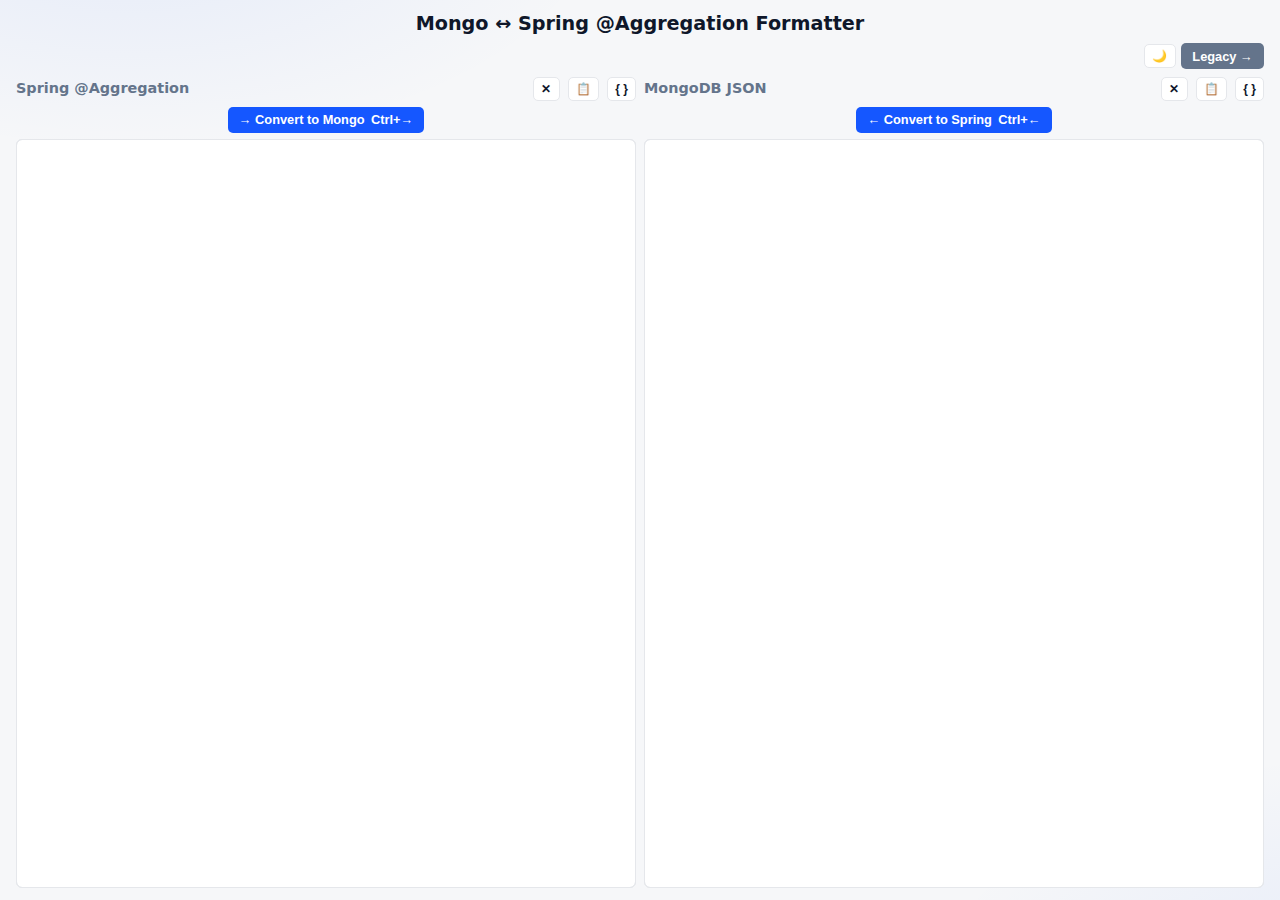
<file: mongo/index.html>
<!DOCTYPE html>
<html lang="en">
<head>
    <meta charset="UTF-8" />
    <meta name="viewport" content="width=device-width, initial-scale=1.0" />
    <title>Mongo ↔ Spring @Aggregation Formatter</title>
    <link rel="stylesheet" href="/css/common.css">
    <style>
        /* Syntax highlighting colors */
        :root, [data-theme="light"] {
            --hl-key: #660e7a;
            --hl-string: #067d17;
            --hl-number: #1750eb;
            --hl-bool: #000080;
            --hl-null: #000080;
            --hl-operator: #0033b3;
            --hl-bracket: #0f172a;
            --hl-param: #aa4926;
        }
        @media (prefers-color-scheme: dark) {
            :root:not([data-theme="light"]) {
                --hl-key: #9876aa;
                --hl-string: #6a8759;
                --hl-number: #6897bb;
                --hl-bool: #cc7832;
                --hl-null: #cc7832;
                --hl-operator: #cc7832;
                --hl-bracket: #e5e7eb;
                --hl-param: #ffc66d;
            }
        }
        [data-theme="dark"] {
            --hl-key: #9876aa;
            --hl-string: #6a8759;
            --hl-number: #6897bb;
            --hl-bool: #cc7832;
            --hl-null: #cc7832;
            --hl-operator: #cc7832;
            --hl-bracket: #e5e7eb;
            --hl-param: #ffc66d;
        }

        /* Page layout */
        body {
            padding: .75rem 1rem;
            display: flex;
            flex-direction: column;
            gap: .5rem;
            min-height: 100vh;
        }
        h1 {
            font-size: 1.2rem;
            text-align: center;
        }
        .grid {
            display: grid;
            grid-template-columns: 1fr;
            gap: .75rem;
            flex: 1;
            min-height: 0;
        }
        @media (min-width: 900px) {
            .grid { grid-template-columns: 1fr 1fr; gap: .5rem; }
        }
        .pane {
            display: flex;
            flex-direction: column;
            gap: .35rem;
            min-height: 0;
        }
        .pane-header {
            display: flex;
            align-items: center;
            gap: .5rem;
            flex-wrap: wrap;
        }
        .pane-title {
            font-weight: 600;
            font-size: .9rem;
            color: var(--muted);
        }
        .spacer { flex: 1; }
        .row {
            display: flex;
            gap: .35rem;
            align-items: center;
        }

        /* Textarea and output */
        textarea, .output-area {
            width: 100%;
            flex: 1;
            min-height: 150px;
            padding: .5rem;
            font-family: 'SF Mono', 'Fira Code', 'Consolas', monospace;
            font-size: .8rem;
            line-height: 1.4;
            border: 1px solid var(--border);
            border-radius: 6px;
            resize: vertical;
            background: var(--surface);
            color: var(--text);
            tab-size: 2;
        }
        textarea:focus {
            outline: 2px solid var(--primary);
            outline-offset: -1px;
        }
        .output-area {
            overflow: auto;
            white-space: pre-wrap;
            word-break: break-word;
        }

        /* Buttons override */
        button {
            padding: .35rem .7rem;
            border-radius: 5px;
            font-size: .8rem;
        }
        button.alt { background: var(--muted); }
        button.alt:hover { background: #5a6268; }
        button.icon-btn {
            padding: .25rem .45rem;
            font-size: .75rem;
        }
        .toolbar {
            display: flex;
            gap: .4rem;
            justify-content: center;
            flex-wrap: wrap;
        }
        .shortcut-hint { display: none; }
        @media (min-width: 600px) {
            .shortcut-hint { display: inline; }
        }

        /* Syntax highlighting */
        .hl-key { color: var(--hl-key); }
        .hl-string { color: var(--hl-string); }
        .hl-number { color: var(--hl-number); }
        .hl-bool { color: var(--hl-bool); font-weight: 600; }
        .hl-null { color: var(--hl-null); font-weight: 600; }
        .hl-bracket { color: var(--hl-bracket); }
        .hl-operator { color: var(--hl-operator); }
        .hl-param { color: var(--hl-param); font-weight: 600; }

        /* Editor with highlighting */
        .editor-wrap {
            position: relative;
            flex: 1;
            min-height: 150px;
            display: flex;
        }
        .editor-wrap textarea {
            position: absolute;
            inset: 0;
            background: transparent;
            color: transparent;
            caret-color: var(--text);
            z-index: 2;
            resize: none;
        }
        .editor-wrap .highlight-layer {
            flex: 1;
            padding: .5rem;
            font-family: 'SF Mono', 'Fira Code', 'Consolas', monospace;
            font-size: .8rem;
            line-height: 1.4;
            border: 1px solid var(--border);
            border-radius: 6px;
            background: var(--surface);
            color: var(--text);
            white-space: pre-wrap;
            word-break: break-word;
            overflow: auto;
            tab-size: 2;
        }
        .editor-wrap textarea:focus + .highlight-layer {
            outline: 2px solid var(--primary);
            outline-offset: -1px;
        }

        /* Error display */
        .error-box {
            background: #fef2f2;
            border: 1px solid #fecaca;
            border-radius: 8px;
            padding: .75rem 1rem;
            color: #991b1b;
            font-size: .875rem;
            margin-top: .5rem;
            display: none;
        }
        @media (prefers-color-scheme: dark) {
            :root:not([data-theme="light"]) .error-box {
                background: #450a0a;
                border-color: #7f1d1d;
                color: #fca5a5;
            }
        }
        [data-theme="dark"] .error-box {
            background: #450a0a;
            border-color: #7f1d1d;
            color: #fca5a5;
        }
        .error-box.show { display: block; }
        .error-context {
            font-family: monospace;
            font-size: .8rem;
            margin-top: .5rem;
            padding: .5rem;
            background: rgba(0,0,0,.05);
            border-radius: 4px;
            overflow-x: auto;
            white-space: pre;
        }
        .error-caret { color: var(--danger); font-weight: bold; }

        /* Toast */
        .toast {
            position: fixed;
            bottom: 1.5rem;
            left: 50%;
            transform: translateX(-50%) translateY(100px);
            background: var(--text);
            color: var(--bg);
            padding: .6rem 1.2rem;
            border-radius: 8px;
            font-size: .875rem;
            font-weight: 500;
            opacity: 0;
            transition: transform .3s ease, opacity .3s ease;
            z-index: 1000;
            pointer-events: none;
        }
        .toast.show {
            transform: translateX(-50%) translateY(0);
            opacity: 1;
        }
        .toast.success { background: var(--success); color: #fff; }
        .toast.error { background: var(--danger); color: #fff; }

        /* Modal */
        dialog {
            border: none;
            border-radius: 12px;
            box-shadow: 0 22px 70px 4px rgba(0,0,0,.25);
            padding: 1.25rem 1.5rem;
            max-width: min(800px, 94vw);
            max-height: 85vh;
            overflow-y: auto;
            background: var(--surface);
            color: var(--text);
        }
        dialog::backdrop { background: rgba(0,0,0,.5); }
        .dlg-head {
            display: flex;
            justify-content: space-between;
            align-items: center;
            margin-bottom: .75rem;
        }
        .dlg-title { font-weight: 700; font-size: 1.1rem; }
        .tokens {
            display: grid;
            grid-template-columns: auto 1fr auto;
            gap: .6rem;
            align-items: center;
            margin-top: .5rem;
        }
        .tokens code {
            background: var(--border);
            padding: .3rem .6rem;
            border-radius: 6px;
            font-size: .85rem;
            font-weight: 500;
        }
        .tokens input {
            width: 100%;
            padding: .5rem .6rem;
            border: 1px solid var(--border);
            border-radius: 6px;
            font-family: monospace;
            font-size: .875rem;
            background: var(--surface);
            color: var(--text);
        }
        .tokens input:focus {
            outline: 2px solid var(--primary);
            outline-offset: -1px;
        }
        .tokens select {
            padding: .45rem .5rem;
            border: 1px solid var(--border);
            border-radius: 6px;
            background: var(--surface);
            color: var(--text);
            font-size: .85rem;
        }
        .hint {
            font-size: .85rem;
            color: var(--muted);
            margin-top: .25rem;
            line-height: 1.5;
        }
        .dlg-footer {
            display: flex;
            gap: .5rem;
            justify-content: flex-end;
            margin-top: 1.25rem;
            padding-top: 1rem;
            border-top: 1px solid var(--border);
        }
        .kbd {
            font-family: 'SF Mono', monospace;
            background: var(--border);
            border-radius: 4px;
            padding: .15rem .4rem;
            font-size: .8rem;
        }

        /* Swap button between panes */
        .swap-row {
            display: flex;
            justify-content: center;
            align-items: center;
            padding: .5rem 0;
        }
        @media (min-width: 900px) {
            .swap-row { display: none; }
        }
    </style>
</head>
<body>
<h1>Mongo &#8596; Spring @Aggregation Formatter</h1>

<div class="row" style="justify-content: flex-end;">
    <button id="themeToggle" class="icon-btn" title="Toggle dark/light mode">&#127763;</button>
    <button id="goLegacy" class="alt" data-url="">Legacy &#8594;</button>
</div>

<div class="grid">
    <div class="pane">
        <div class="pane-header">
            <span class="pane-title">Spring @Aggregation</span>
            <span class="spacer"></span>
            <button id="clearSpring" class="icon-btn" title="Clear">&#10005;</button>
            <button id="copySpring" class="icon-btn" title="Copy to clipboard">&#128203;</button>
            <button id="formatSpring" class="icon-btn" title="Format @Aggregation">{ }</button>
        </div>
        <div class="toolbar">
            <button id="toMongo">&#8594; Convert to Mongo<span class="shortcut-hint">Ctrl+&#8594;</span></button>
        </div>
        <div class="editor-wrap">
            <textarea id="springInput" spellcheck="false"></textarea>
            <div id="springHighlight" class="highlight-layer"></div>
        </div>
        <div id="springError" class="error-box"></div>
    </div>

    <div class="swap-row">
        <button id="swapBtn" class="icon-btn" title="Swap content">&#8645; Swap</button>
    </div>

    <div class="pane">
        <div class="pane-header">
            <span class="pane-title">MongoDB JSON</span>
            <span class="spacer"></span>
            <button id="clearMongo" class="icon-btn" title="Clear">&#10005;</button>
            <button id="copyMongo" class="icon-btn" title="Copy to clipboard">&#128203;</button>
            <button id="formatMongo" class="icon-btn" title="Format JSON">{ }</button>
        </div>
        <div class="toolbar">
            <button id="toSpring">&#8592; Convert to Spring<span class="shortcut-hint">Ctrl+&#8592;</span></button>
        </div>
        <div class="editor-wrap">
            <textarea id="mongoInput" spellcheck="false"></textarea>
            <div id="mongoHighlight" class="highlight-layer"></div>
        </div>
        <div id="mongoError" class="error-box"></div>
    </div>
</div>

<!-- Toast notification -->
<div id="toast" class="toast"></div>

<!-- Placeholder Modal -->
<dialog id="dlg">
    <form method="dialog" id="dlgForm">
        <div class="dlg-head">
            <div class="dlg-title">Substitute Placeholders</div>
            <button value="cancel" class="alt" type="submit">&#10005;</button>
        </div>
        <div class="hint">
            Values are parsed as JSON. Examples: <span class="kbd">42</span>, <span class="kbd">true</span>,
            <span class="kbd">null</span>, <span class="kbd">"text"</span>, <span class="kbd">["a","b"]</span>,
            <span class="kbd">ObjectId("...")</span>, <span class="kbd">ISODate("...")</span>
        </div>
        <div id="tokensWrap" class="tokens" style="margin-top: 1rem"></div>
        <div class="dlg-footer">
            <button id="dlgSkip" value="skip" class="alt" type="button">Skip (keep placeholders)</button>
            <button id="dlgApply" value="apply" type="button">Apply & Convert</button>
        </div>
    </form>
</dialog>

<script>
    const LEGACY_URL = 'https://massimilianopili.com/mongo/legacy/v0';
    const THEME_KEY = 'aggfmt.theme';

    // Theme management
    function getSystemTheme() {
        return window.matchMedia('(prefers-color-scheme: dark)').matches ? 'dark' : 'light';
    }
    function getSavedTheme() {
        return localStorage.getItem(THEME_KEY);
    }
    function setTheme(theme) {
        if (theme === 'system') {
            document.documentElement.removeAttribute('data-theme');
            localStorage.removeItem(THEME_KEY);
        } else {
            document.documentElement.setAttribute('data-theme', theme);
            localStorage.setItem(THEME_KEY, theme);
        }
        updateThemeButton();
    }
    function updateThemeButton() {
        const btn = document.getElementById('themeToggle');
        const saved = getSavedTheme();
        const current = saved || getSystemTheme();
        btn.innerHTML = current === 'dark' ? '&#9728;&#65039;' : '&#127769;';
        btn.title = current === 'dark' ? 'Switch to light mode' : 'Switch to dark mode';
    }
    function toggleTheme() {
        const saved = getSavedTheme();
        const current = saved || getSystemTheme();
        setTheme(current === 'dark' ? 'light' : 'dark');
    }
    (function initTheme() {
        const saved = getSavedTheme();
        if (saved) document.documentElement.setAttribute('data-theme', saved);
    })();

    // Toast notifications
    const $toast = document.getElementById('toast');
    let toastTimeout;
    function showToast(msg, type = '') {
        clearTimeout(toastTimeout);
        $toast.textContent = msg;
        $toast.className = 'toast' + (type ? ' ' + type : '');
        requestAnimationFrame(() => $toast.classList.add('show'));
        toastTimeout = setTimeout(() => $toast.classList.remove('show'), 2500);
    }

    // Error display
    function showError(el, message, context = null, position = null) {
        let html = message;
        if (context && position !== null) {
            const start = Math.max(0, position - 40);
            const end = Math.min(context.length, position + 40);
            const before = escapeHtml(context.slice(start, position));
            const after = escapeHtml(context.slice(position, end));
            const prefix = start > 0 ? '…' : '';
            const suffix = end < context.length ? '…' : '';
            html += `<div class="error-context">${prefix}${before}<span class="error-caret">▼</span>${after}${suffix}</div>`;
        }
        el.innerHTML = html;
        el.classList.add('show');
    }
    function hideError(el) {
        el.classList.remove('show');
    }
    function escapeHtml(s) {
        return s.replace(/&/g, '&amp;').replace(/</g, '&lt;').replace(/>/g, '&gt;');
    }

    // Syntax highlighting
    function escapeForHtml(s) {
        return s.replace(/&/g, '&amp;').replace(/</g, '&lt;').replace(/>/g, '&gt;');
    }

    function highlightJSON(text) {
        let html = escapeForHtml(text);
        html = html.replace(/("(?:\\.|[^"\\])*")(\s*:)/g, '<span class="hl-key">$1</span>$2');
        html = html.replace(/:(\s*)("(?:\\.|[^"\\])*")(?=[,\s\]\}]|$)/g, ':<span class="hl-string">$1$2</span>');
        html = html.replace(/:(\s*)(-?\d+\.?\d*(?:[eE][+-]?\d+)?)(?=[,\s\]\}]|$)/g, ':<span class="hl-number">$1$2</span>');
        html = html.replace(/:(\s*)(true|false)(?=[,\s\]\}]|$)/g, ':<span class="hl-bool">$1$2</span>');
        html = html.replace(/:(\s*)(null)(?=[,\s\]\}]|$)/g, ':<span class="hl-null">$1$2</span>');
        html = html.replace(/("\$\w+")/g, '<span class="hl-operator">$1</span>');
        return html;
    }

    function highlightSpring(text) {
        let html = escapeForHtml(text);
        html = html.replace(/(@Aggregation)/g, '<span class="hl-operator">$1</span>');
        html = html.replace(/(pipeline)(\s*=)/g, '<span class="hl-key">$1</span>$2');
        html = html.replace(/\?(\d+)/g, '<span class="hl-param">?$1</span>');
        html = html.replace(/([?:])#\{[^}]+\}/g, '<span class="hl-param">$&</span>');
        html = html.replace(/(\$\$)([a-zA-Z_][a-zA-Z0-9_.]*)/g, '<span class="hl-operator">$1</span><span>$2</span>');
        html = html.replace(/(?<!\$)(\$[a-zA-Z_][a-zA-Z0-9_.]*)/g, '<span class="hl-operator">$1</span>');
        html = html.replace(/([{,]\s*)([a-zA-Z_][a-zA-Z0-9_]*)(\s*:)/g, '$1<span class="hl-key">$2</span>$3');
        html = html.replace(/(['"&][a-zA-Z_$][a-zA-Z0-9_$]*['"&])(\s*:)/g, '<span class="hl-key">$1</span>$2');
        html = html.replace(/:(\s*)(-?\d+\.?\d*)(?=[,\s\}\]'"]|$)/g, ':<span class="hl-number">$1$2</span>');
        html = html.replace(/:(\s*)(true|false)(?=[,\s\}\]'"]|$)/g, ':<span class="hl-bool">$1$2</span>');
        html = html.replace(/:(\s*)(null)(?=[,\s\}\]'"]|$)/g, ':<span class="hl-null">$1$2</span>');
        html = html.replace(/:(\s*)(&apos;|')([^'&]*?)(&apos;|')(?=[,\s\}\]])/g, ':<span class="hl-string">$1$2$3$4</span>');
        return html;
    }

    function syncHighlight(textarea, highlightEl, highlightFn) {
        const text = textarea.value;
        highlightEl.innerHTML = highlightFn(text) + '\n';
        highlightEl.scrollTop = textarea.scrollTop;
        highlightEl.scrollLeft = textarea.scrollLeft;
    }

    // Placeholder detection
    function detectPlaceholdersFromSpring(raw) {
        raw = String(raw || '');
        const set = new Set();
        for (const m of raw.matchAll(/\?(\d+)/g)) set.add(`?${m[1]}`);
        const spelMatches = [];
        let i = 0;
        while (i < raw.length) {
            if ((raw[i] === '?' || raw[i] === ':') && raw[i+1] === '#' && raw[i+2] === '{') {
                let depth = 1;
                let j = i + 3;
                while (j < raw.length && depth > 0) {
                    if (raw[j] === '{') depth++;
                    else if (raw[j] === '}') depth--;
                    j++;
                }
                spelMatches.push(raw.slice(i, j));
                i = j;
            } else {
                i++;
            }
        }
        spelMatches.forEach(t => set.add(t));
        return Array.from(set).sort((a, b) => {
            const na = parseInt(a.match(/\d+/)?.[0] || '999');
            const nb = parseInt(b.match(/\d+/)?.[0] || '999');
            return na - nb;
        });
    }

    // Value parser with extended support
    function parseUserValue(input, mode) {
        if (mode === 'string') return String(input);
        const s = String(input).trim();
        if (s === '') return s;
        try { return JSON.parse(s); } catch {}
        const mOid = s.match(/^ObjectId\(\s*(['"])(.+?)\1\s*\)$/i);
        if (mOid) return { "$oid": mOid[2] };
        const mIso = s.match(/^ISODate\(\s*(['"])(.+?)\1\s*\)$/i);
        if (mIso) return { "$date": mIso[2] };
        const mLong = s.match(/^NumberLong\(\s*(['"]?)(-?\d+)\1\s*\)$/i);
        if (mLong) return { "$numberLong": mLong[2] };
        const mInt = s.match(/^NumberInt\(\s*(['"]?)(-?\d+)\1\s*\)$/i);
        if (mInt) return parseInt(mInt[2], 10);
        const mUuid = s.match(/^UUID\(\s*(['"])(.+?)\1\s*\)$/i);
        if (mUuid) return { "$uuid": mUuid[2] };
        return s;
    }

    // Persistence for substitutions
    const SUBS_STORAGE_KEY = 'aggfmt.substitutions.v2';
    function loadSavedSubs() {
        try { return JSON.parse(localStorage.getItem(SUBS_STORAGE_KEY) || '{}'); }
        catch { return {}; }
    }
    function saveSavedSubs(map) {
        localStorage.setItem(SUBS_STORAGE_KEY, JSON.stringify(map));
    }
    function getSavedSub(token) {
        return loadSavedSubs()[token];
    }
    function setSavedSub(token, value, mode) {
        const all = loadSavedSubs();
        all[token] = { value, mode: mode || 'auto' };
        saveSavedSubs(all);
    }
    function displayForInput(entry) {
        if (!entry) return '';
        const { value, mode } = entry;
        if (mode === 'string') return String(value);
        try {
            return typeof value === 'string' ? JSON.stringify(value) : JSON.stringify(value);
        } catch {
            return String(value);
        }
    }

    // Auto-fix missing commas in JSON
    function autoInsertCommasIfLikelyMissing(s) {
        let out = '';
        let inStr = false, esc = false;
        const stack = [];
        let changed = false;
        const top = () => stack.length ? stack[stack.length - 1] : null;
        function nextNonWS(i) {
            let j = i + 1;
            while (j < s.length && /\s/.test(s[j])) j++;
            return j;
        }
        function prevNonWS(i) {
            let j = i - 1;
            while (j >= 0 && /\s/.test(s[j])) j--;
            return j;
        }
        function scanJSONString(start) {
            if (s[start] !== '"') return -1;
            let i = start + 1, esc = false;
            while (i < s.length) {
                const c = s[i];
                if (esc) { esc = false; i++; continue; }
                if (c === '\\') { esc = true; i++; continue; }
                if (c === '"') return i;
                i++;
            }
            return -1;
        }
        function scanLiteral(start) {
            const mNum = s.slice(start).match(/^[-]?\d+(?:\.\d+)?(?:[eE][+-]?\d+)?/);
            if (mNum) return start + mNum[0].length - 1;
            if (s.startsWith('true', start)) return start + 3;
            if (s.startsWith('false', start)) return start + 4;
            if (s.startsWith('null', start)) return start + 3;
            return -1;
        }
        function maybeCommaAfterScalarValue(iEnd) {
            if (top() !== '{') return;
            const p = prevNonWS(iEnd);
            if (p >= 0 && s[p] === ':') return;
            const j = nextNonWS(iEnd);
            if (s[j] === '"') {
                const endKey = scanJSONString(j);
                if (endKey >= 0) {
                    const afterKey = nextNonWS(endKey);
                    if (s[afterKey] === ':') {
                        out += ',';
                        changed = true;
                    }
                }
            }
        }
        for (let i = 0; i < s.length; i++) {
            const c = s[i];
            out += c;
            if (inStr) {
                if (esc) { esc = false; continue; }
                if (c === '\\') { esc = true; continue; }
                if (c === '"') inStr = false;
                continue;
            }
            if (c === '"') { inStr = true; continue; }
            if (c === '{' || c === '[') { stack.push(c); continue; }
            if (c === '}' || c === ']') {
                stack.pop();
                let j = nextNonWS(i);
                if (top() === '[' && s[j] === '{') {
                    out += ',';
                    changed = true;
                }
                j = nextNonWS(i);
                if (top() === '{' && s[j] === '"') {
                    const endKey = scanJSONString(j);
                    if (endKey >= 0 && s[nextNonWS(endKey)] === ':') {
                        out += ',';
                        changed = true;
                    }
                }
                continue;
            }
            if (/[0-9\-tfn]/.test(c)) {
                const start = i;
                const end = scanLiteral(start);
                if (end >= start) {
                    out += s.slice(i + 1, end + 1);
                    maybeCommaAfterScalarValue(end);
                    i = end;
                }
            }
        }
        out = out.replace(/,\s*([}\]])/g, '$1');
        return { text: out, changed };
    }

    // Deep replace sentinels
    function deepReplace(node, resolver) {
        if (Array.isArray(node)) return node.map(n => deepReplace(n, resolver));
        if (node && typeof node === 'object') {
            const out = {};
            for (const [k, v] of Object.entries(node)) out[k] = deepReplace(v, resolver);
            return out;
        }
        if (typeof node === 'string') {
            const repl = resolver(node);
            return repl !== undefined ? repl : node;
        }
        return node;
    }

    // Convert $regularExpression to $regex format
    function convertRegularExpression(node) {
        if (Array.isArray(node)) return node.map(n => convertRegularExpression(n));
        if (node && typeof node === 'object') {
            // Check if this is a $regularExpression object
            if (node.$regularExpression && typeof node.$regularExpression === 'object') {
                const regexObj = node.$regularExpression;
                const result = { $regex: regexObj.pattern };
                if (regexObj.options) {
                    result.$options = regexObj.options;
                }
                return result;
            }
            // Recursively process all properties
            const out = {};
            for (const [k, v] of Object.entries(node)) {
                out[k] = convertRegularExpression(v);
            }
            return out;
        }
        return node;
    }

    // FORWARD: Spring → Mongo JSON
    function springToMongo(raw, subsMap) {
        raw = String(raw || '');
        function stripCommentsOutsideStrings(input) {
            let out = '', inQ = false, esc = false;
            for (let i = 0; i < input.length; i++) {
                const c = input[i], n = input[i + 1];
                if (inQ) {
                    out += c;
                    if (esc) { esc = false; continue; }
                    if (c === '\\') { esc = true; continue; }
                    if (c === '"') inQ = false;
                    continue;
                }
                if (c === '"') { inQ = true; out += c; continue; }
                if (c === '/' && n === '/') {
                    while (i < input.length && input[i] !== '\n') i++;
                    out += '\n';
                    continue;
                }
                if (c === '/' && n === '*') {
                    i += 2;
                    while (i < input.length && !(input[i] === '*' && input[i + 1] === '/')) i++;
                    i++;
                    continue;
                }
                out += c;
            }
            return out;
        }
        raw = stripCommentsOutsideStrings(raw);
        const concatRe = /"((?:[^"\\]|\\.)*)"\s*\+\s*"((?:[^"\\]|\\.)*)"/g;
        while (concatRe.test(raw)) raw = raw.replace(concatRe, '"$1$2"');
        let stageStrings;
        {
            const m = raw.match(/pipeline\s*=\s*\{([\s\S]*?)(?:\}\s*\)|$)/);
            const chunk = m ? m[1] : raw;
            const items = Array.from(chunk.matchAll(/"((?:[^"\\]|\\.)*)"/g)).map(x => x[0]);
            if (items.length === 0) {
                throw new Error('No stage strings found. Paste the @Aggregation annotation or the list of stage strings.');
            }
            stageStrings = items.map(s => {
                try {
                    return JSON.parse('[' + s + ']')[0];
                } catch (e) {
                    throw new Error(`Failed to parse stage string: ${s.slice(0, 50)}...`);
                }
            });
        }
        const spelBag = [];
        const stages = stageStrings.map((str, stageIndex) => {
            let s = String(str);
            s = s.replace(/'/g, '"');
            s = s.replace(/([{,]\s*)([A-Za-z_$][\w$]*)\s*:/g, '$1"$2":');
            s = s.replace(/([{,]\s*)(\$[A-Za-z_$][\w$]*)\s*:/g, '$1"$2":');
            s = s.replace(/([:\[,]\s*)\?(\d+)/g, (_, pre, n) => `${pre}"__P_${n}__"`);
            s = s.replace(/\?(\d+)/g, '"__P_$1__"');
            let spelProcessed = '';
            let i = 0;
            while (i < s.length) {
                if ((s[i] === '?' || s[i] === ':') && s[i+1] === '#' && s[i+2] === '{') {
                    let depth = 1;
                    let j = i + 3;
                    while (j < s.length && depth > 0) {
                        if (s[j] === '{') depth++;
                        else if (s[j] === '}') depth--;
                        j++;
                    }
                    const token = s.slice(i, j);
                    const idx = spelBag.push(token) - 1;
                    spelProcessed += `"__S_${idx}__"`;
                    i = j;
                } else {
                    spelProcessed += s[i];
                    i++;
                }
            }
            s = spelProcessed;
            s = s.trim();
            s = s.replace(/,\s*$/, '');
            s = s.replace(/,\s*([}\]])/g, '$1');
            try {
                return JSON.parse(s);
            } catch (e1) {
                let text = s;
                let lastErr = e1;
                for (let pass = 0; pass < 5; pass++) {
                    const proposal = autoInsertCommasIfLikelyMissing(text);
                    if (!proposal.changed) break;
                    text = proposal.text;
                    text = text.replace(/,\s*([}\]])/g, '$1');
                    try {
                        return JSON.parse(text);
                    } catch (e2) {
                        lastErr = e2;
                    }
                }
                const posMatch = (lastErr.message || '').match(/position\s+(\d+)/i) ||
                                 (lastErr.message || '').match(/at\s+(\d+)/i);
                const pos = posMatch ? parseInt(posMatch[1], 10) : null;
                const err = new Error(`Stage ${stageIndex + 1}: ${lastErr.message}`);
                err.context = text;
                err.position = pos;
                throw err;
            }
        });
        const resolver = (leaf) => {
            const p = leaf.match(/^__P_(\d+)__$/);
            if (p) {
                const key = `?${p[1]}`;
                if (subsMap && key in subsMap) return subsMap[key];
                return leaf;
            }
            const sp = leaf.match(/^__S_(\d+)__$/);
            if (sp) {
                const tok = spelBag[Number(sp[1])];
                if (subsMap && tok in subsMap) return subsMap[tok];
                return leaf;
            }
            return undefined;
        };
        const replaced = stages.map(st => deepReplace(st, resolver));
        return JSON.stringify(replaced, null, 2);
    }

    // REVERSE: Mongo JSON → Spring
    function mongoToSpring(raw) {
        raw = String(raw || '').trim();
        let stages;
        try {
            stages = JSON.parse(raw);
        } catch (e) {
            const posMatch = (e.message || '').match(/position\s+(\d+)/i) ||
                             (e.message || '').match(/at\s+(\d+)/i);
            const err = new Error('Invalid JSON: ' + e.message);
            err.context = raw;
            err.position = posMatch ? parseInt(posMatch[1], 10) : null;
            throw err;
        }
        if (!Array.isArray(stages)) {
            throw new Error('JSON must be an array of aggregation stages');
        }
        // Convert $regularExpression to $regex format
        stages = convertRegularExpression(stages);
        if (stages.length === 0) {
            return '@Aggregation(pipeline = {})';
        }
        const strings = stages.map(obj => {
            let s = JSON.stringify(obj);
            s = s.replace(/"/g, "'");
            s = s.replace(/:'__P_(\d+)__'/g, ": ?$1");
            s = s.replace(/'__P_(\d+)__'/g, "?$1");
            s = s.replace(/"/g, '\\"');
            return `"${s}"`;
        });
        return `@Aggregation(pipeline = {\n    ${strings.join(',\n    ')}\n})`;
    }

    // UI Wiring
    const $spring = document.getElementById('springInput');
    const $mongo = document.getElementById('mongoInput');
    const $springHL = document.getElementById('springHighlight');
    const $mongoHL = document.getElementById('mongoHighlight');
    const $springError = document.getElementById('springError');
    const $mongoError = document.getElementById('mongoError');
    const $dlg = document.getElementById('dlg');
    const $wrap = document.getElementById('tokensWrap');
    const $apply = document.getElementById('dlgApply');
    const $skip = document.getElementById('dlgSkip');

    function updateSpringHL() { syncHighlight($spring, $springHL, highlightSpring); }
    function updateMongoHL() { syncHighlight($mongo, $mongoHL, highlightJSON); }

    $spring.addEventListener('input', updateSpringHL);
    $spring.addEventListener('scroll', () => { $springHL.scrollTop = $spring.scrollTop; $springHL.scrollLeft = $spring.scrollLeft; });
    $mongo.addEventListener('input', updateMongoHL);
    $mongo.addEventListener('scroll', () => { $mongoHL.scrollTop = $mongo.scrollTop; $mongoHL.scrollLeft = $mongo.scrollLeft; });

    document.getElementById('themeToggle').onclick = toggleTheme;
    updateThemeButton();

    document.getElementById('copySpring').onclick = () => {
        navigator.clipboard.writeText($spring.value).then(() => showToast('Copied!', 'success'));
    };
    document.getElementById('copyMongo').onclick = () => {
        navigator.clipboard.writeText($mongo.value).then(() => showToast('Copied!', 'success'));
    };

    document.getElementById('clearSpring').onclick = () => {
        $spring.value = '';
        updateSpringHL();
        hideError($springError);
        $spring.focus();
    };
    document.getElementById('clearMongo').onclick = () => {
        $mongo.value = '';
        updateMongoHL();
        hideError($mongoError);
        $mongo.focus();
    };

    document.getElementById('formatSpring').onclick = () => {
        try {
            const raw = $spring.value;
            const m = raw.match(/pipeline\s*=\s*\{([\s\S]*?)(?:\}\s*\)|$)/);
            const chunk = m ? m[1] : raw;
            const items = Array.from(chunk.matchAll(/"((?:[^"\\]|\\.)*)"/g)).map(x => {
                try { return JSON.parse('[' + x[0] + ']')[0]; } catch { return x[1]; }
            });
            if (items.length === 0) {
                showError($springError, 'No stage strings found to format');
                return;
            }
            const joined = items.join(' ').replace(/\s+/g, ' ').trim();
            const stages = [];
            let depth = 0, start = -1;
            for (let i = 0; i < joined.length; i++) {
                const c = joined[i];
                if (c === '{') {
                    if (depth === 0) start = i;
                    depth++;
                } else if (c === '}') {
                    depth--;
                    if (depth === 0 && start >= 0) {
                        stages.push(joined.slice(start, i + 1));
                        start = -1;
                    }
                }
            }
            if (stages.length === 0) {
                showError($springError, 'No complete stages found');
                return;
            }
            const formatted = stages.map(stage => {
                let clean = stage.replace(/\s+/g, ' ').trim();
                return '"' + clean.replace(/"/g, '\\"') + '"';
            });
            $spring.value = `@Aggregation(pipeline = {\n    ${formatted.join(',\n    ')}\n})`;
            updateSpringHL();
            hideError($springError);
            showToast('Formatted!', 'success');
        } catch (e) {
            showError($springError, 'Cannot format: ' + e.message);
        }
    };

    document.getElementById('formatMongo').onclick = () => {
        try {
            let parsed = JSON.parse($mongo.value);
            // Convert $regularExpression to $regex format
            parsed = convertRegularExpression(parsed);
            $mongo.value = JSON.stringify(parsed, null, 2);
            updateMongoHL();
            hideError($mongoError);
            showToast('Formatted!', 'success');
        } catch (e) {
            showError($mongoError, 'Cannot format: ' + e.message);
        }
    };

    document.getElementById('swapBtn').onclick = () => {
        const temp = $spring.value;
        $spring.value = $mongo.value;
        $mongo.value = temp;
        updateSpringHL();
        updateMongoHL();
        hideError($springError);
        hideError($mongoError);
    };

    function openSubstitutionDialog(tokens) {
        $wrap.innerHTML = '';
        const hdr = ['Token', 'Value', 'Mode'];
        for (const h of hdr) {
            const b = document.createElement('b');
            b.textContent = h;
            $wrap.appendChild(b);
        }
        tokens.forEach((tok, i) => {
            const code = document.createElement('code');
            code.textContent = tok;
            code.title = 'placeholder';
            const input = document.createElement('input');
            input.placeholder = 'e.g. 42, "text", true, ObjectId("...")';
            input.id = `tok_${i}`;
            input.dataset.token = tok;
            const select = document.createElement('select');
            select.id = `mode_${i}`;
            select.innerHTML = '<option value="auto">auto</option><option value="string">string</option>';
            const saved = getSavedSub(tok);
            if (saved) {
                input.value = displayForInput(saved);
                select.value = saved.mode || 'auto';
            }
            $wrap.append(code, input, select);
        });
        $dlg.showModal();
        const firstInput = $wrap.querySelector('input');
        if (firstInput) firstInput.focus();
    }

    function collectSubstitutions() {
        const inputs = Array.from($wrap.querySelectorAll('input[id^="tok_"]'));
        const subs = {};
        inputs.forEach(inp => {
            const idx = inp.id.split('_')[1];
            const tok = inp.dataset.token;
            const mode = document.getElementById('mode_' + idx).value;
            const raw = inp.value.trim();
            if (raw === '') return;
            const parsed = parseUserValue(raw, mode);
            subs[tok] = parsed;
            setSavedSub(tok, parsed, mode);
        });
        return subs;
    }

    function doSpringToMongo(subs) {
        try {
            hideError($springError);
            $mongo.value = springToMongo($spring.value, subs);
            updateMongoHL();
            showToast('Converted!', 'success');
        } catch (e) {
            showError($springError, e.message, e.context, e.position);
        }
    }

    document.getElementById('toMongo').onclick = () => {
        const tokens = detectPlaceholdersFromSpring($spring.value);
        if (tokens.length > 0) {
            openSubstitutionDialog(tokens);
        } else {
            doSpringToMongo(null);
        }
    };

    document.getElementById('toSpring').onclick = () => {
        try {
            hideError($mongoError);
            $spring.value = mongoToSpring($mongo.value);
            updateSpringHL();
            showToast('Converted!', 'success');
        } catch (e) {
            showError($mongoError, e.message, e.context, e.position);
        }
    };

    $apply.addEventListener('click', () => {
        const subs = collectSubstitutions();
        doSpringToMongo(subs);
        $dlg.close('apply');
    });

    $skip.addEventListener('click', () => {
        doSpringToMongo(null);
        $dlg.close('skip');
    });

    $wrap.addEventListener('keydown', (e) => {
        if (e.key === 'Enter' && !e.shiftKey) {
            e.preventDefault();
            $apply.click();
        }
    });

    document.addEventListener('keydown', (e) => {
        if ((e.ctrlKey || e.metaKey) && e.key === 'ArrowRight') {
            e.preventDefault();
            document.getElementById('toMongo').click();
        }
        if ((e.ctrlKey || e.metaKey) && e.key === 'ArrowLeft') {
            e.preventDefault();
            document.getElementById('toSpring').click();
        }
        if (e.key === 'Escape' && $dlg.open) {
            $dlg.close('cancel');
        }
    });

    document.getElementById('goLegacy').addEventListener('click', () => {
        const btn = document.getElementById('goLegacy');
        const qs = new URLSearchParams(location.search);
        const url = btn.dataset.url || LEGACY_URL || qs.get('legacy') || qs.get('legacyUrl');
        if (!url) {
            const entered = prompt('Legacy URL not configured. Paste the URL:');
            if (entered && entered.trim()) {
                location.href = entered.trim();
            }
            return;
        }
        location.href = url;
    });

    [$spring, $mongo].forEach(ta => {
        ta.addEventListener('keydown', (e) => {
            if (e.key === 'Tab') {
                e.preventDefault();
                const start = ta.selectionStart;
                const end = ta.selectionEnd;
                ta.value = ta.value.substring(0, start) + '  ' + ta.value.substring(end);
                ta.selectionStart = ta.selectionEnd = start + 2;
            }
        });
    });
</script>
</body>
</html>
</file>
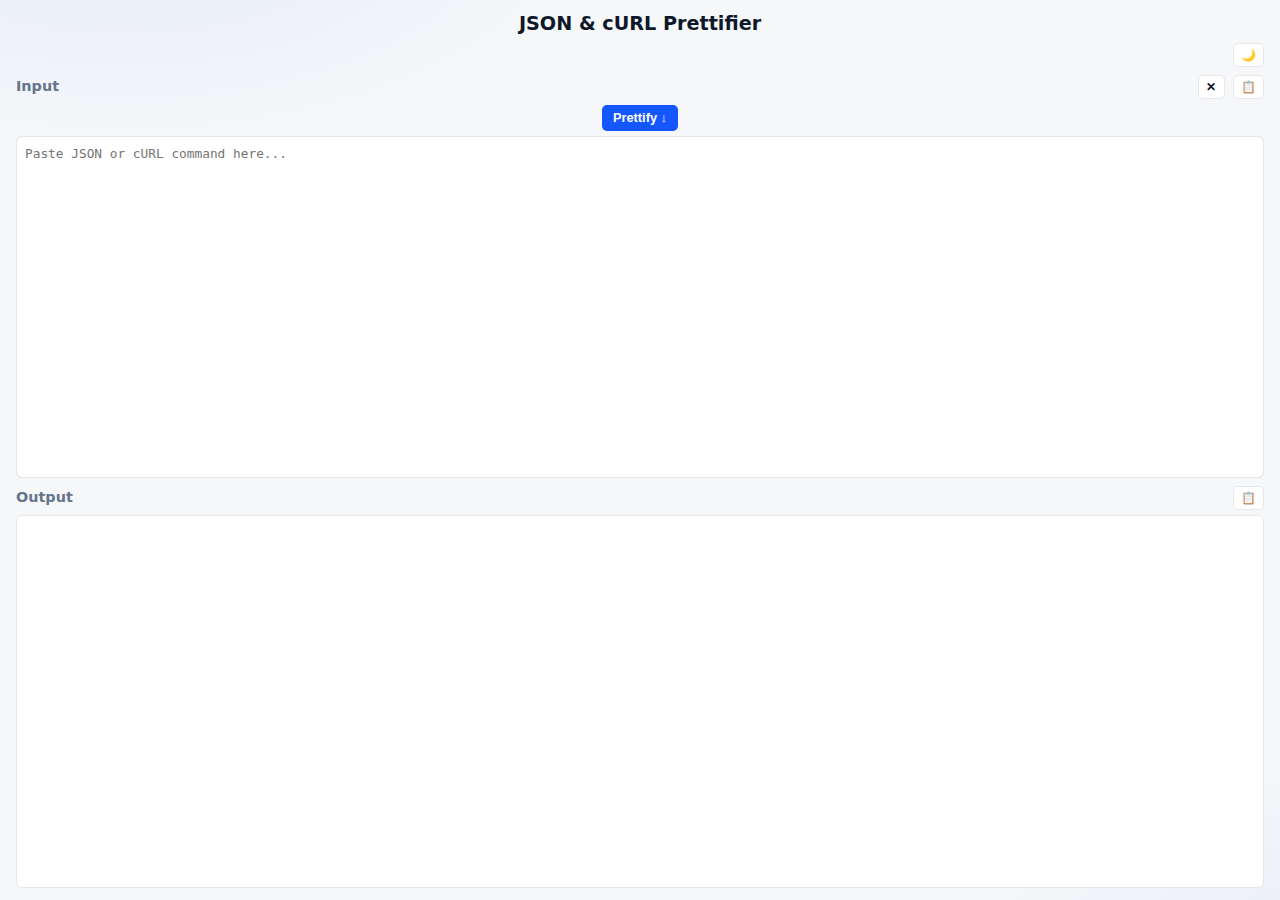
<file: prettifier/index.html>
<!DOCTYPE html>
<html lang="en">
<head>
    <meta charset="UTF-8" />
    <meta name="viewport" content="width=device-width, initial-scale=1.0" />
    <title>JSON & cURL Prettifier</title>
    <link rel="stylesheet" href="/css/common.css">
    <style>
        /* Syntax highlighting colors */
        :root, [data-theme="light"] {
            --hl-key: #660e7a;
            --hl-string: #067d17;
            --hl-number: #1750eb;
            --hl-bool: #000080;
            --hl-null: #000080;
            --hl-operator: #0033b3;
            --hl-bracket: #0f172a;
            --hl-label: #9876aa;
            --hl-url: #006dcc;
        }
        @media (prefers-color-scheme: dark) {
            :root:not([data-theme="light"]) {
                --hl-key: #9876aa;
                --hl-string: #6a8759;
                --hl-number: #6897bb;
                --hl-bool: #cc7832;
                --hl-null: #cc7832;
                --hl-operator: #cc7832;
                --hl-bracket: #e5e7eb;
                --hl-label: #ffc66d;
                --hl-url: #6897bb;
            }
        }
        [data-theme="dark"] {
            --hl-key: #9876aa;
            --hl-string: #6a8759;
            --hl-number: #6897bb;
            --hl-bool: #cc7832;
            --hl-null: #cc7832;
            --hl-operator: #cc7832;
            --hl-bracket: #e5e7eb;
            --hl-label: #ffc66d;
            --hl-url: #6897bb;
        }

        /* Page layout */
        body {
            padding: .75rem 1rem;
            display: flex;
            flex-direction: column;
            gap: .5rem;
            min-height: 100vh;
        }
        h1 {
            font-size: 1.2rem;
            text-align: center;
        }
        .container {
            display: flex;
            flex-direction: column;
            gap: .5rem;
            flex: 1;
            min-height: 0;
        }
        .pane {
            display: flex;
            flex-direction: column;
            gap: .35rem;
            flex: 1;
            min-height: 0;
        }
        .pane-header {
            display: flex;
            align-items: center;
            gap: .5rem;
            flex-wrap: wrap;
        }
        .pane-title {
            font-weight: 600;
            font-size: .9rem;
            color: var(--muted);
        }
        .spacer { flex: 1; }
        .row {
            display: flex;
            gap: .35rem;
            align-items: center;
        }

        /* Editor */
        .editor-wrap {
            position: relative;
            flex: 1;
            min-height: 120px;
            display: flex;
        }
        .editor-wrap textarea {
            position: absolute;
            inset: 0;
            width: 100%;
            height: 100%;
            background: transparent;
            color: transparent;
            caret-color: var(--text);
            z-index: 2;
            resize: none;
            border: 1px solid var(--border);
            border-radius: 6px;
            padding: .5rem;
            font-family: 'SF Mono', 'Fira Code', 'Consolas', monospace;
            font-size: .8rem;
            line-height: 1.4;
            tab-size: 2;
        }
        .editor-wrap textarea:focus {
            outline: 2px solid var(--primary);
            outline-offset: -1px;
        }
        .editor-wrap .highlight-layer {
            flex: 1;
            padding: .5rem;
            font-family: 'SF Mono', 'Fira Code', 'Consolas', monospace;
            font-size: .8rem;
            line-height: 1.4;
            border: 1px solid var(--border);
            border-radius: 6px;
            background: var(--surface);
            color: var(--text);
            white-space: pre-wrap;
            word-break: break-word;
            overflow: auto;
            tab-size: 2;
        }

        /* Output */
        .output-area {
            flex: 1;
            min-height: 120px;
            padding: .5rem;
            font-family: 'SF Mono', 'Fira Code', 'Consolas', monospace;
            font-size: .8rem;
            line-height: 1.4;
            border: 1px solid var(--border);
            border-radius: 6px;
            background: var(--surface);
            color: var(--text);
            white-space: pre-wrap;
            word-break: break-word;
            overflow: auto;
        }

        /* Syntax highlighting */
        .hl-key { color: var(--hl-key); }
        .hl-string { color: var(--hl-string); }
        .hl-number { color: var(--hl-number); }
        .hl-bool { color: var(--hl-bool); font-weight: 600; }
        .hl-null { color: var(--hl-null); font-weight: 600; }
        .hl-operator { color: var(--hl-operator); }
        .hl-label { color: var(--hl-label); font-weight: 600; }
        .hl-url { color: var(--hl-url); }

        /* Buttons override */
        button {
            padding: .35rem .7rem;
            border-radius: 5px;
            font-size: .8rem;
        }
        button.icon-btn {
            padding: .25rem .45rem;
            font-size: .75rem;
        }
        .toolbar {
            display: flex;
            gap: .4rem;
            justify-content: center;
            flex-wrap: wrap;
        }

        /* Toast */
        .toast {
            position: fixed;
            bottom: 1.5rem;
            left: 50%;
            transform: translateX(-50%) translateY(100px);
            background: var(--text);
            color: var(--bg);
            padding: .6rem 1.2rem;
            border-radius: 8px;
            font-size: .875rem;
            font-weight: 500;
            opacity: 0;
            transition: transform .3s ease, opacity .3s ease;
            z-index: 1000;
            pointer-events: none;
        }
        .toast.show {
            transform: translateX(-50%) translateY(0);
            opacity: 1;
        }
        .toast.success { background: var(--success); color: #fff; }
        .toast.error { background: var(--danger); color: #fff; }

        /* Error */
        .error-box {
            background: #fef2f2;
            border: 1px solid #fecaca;
            border-radius: 8px;
            padding: .75rem 1rem;
            color: #991b1b;
            font-size: .875rem;
            margin-top: .5rem;
            display: none;
        }
        @media (prefers-color-scheme: dark) {
            :root:not([data-theme="light"]) .error-box {
                background: #450a0a;
                border-color: #7f1d1d;
                color: #fca5a5;
            }
        }
        [data-theme="dark"] .error-box {
            background: #450a0a;
            border-color: #7f1d1d;
            color: #fca5a5;
        }
        .error-box.show { display: block; }
    </style>
</head>
<body>
<h1>JSON & cURL Prettifier</h1>

<div class="row" style="justify-content: flex-end;">
    <button id="themeToggle" class="icon-btn" title="Toggle dark/light mode">&#127763;</button>
</div>

<div class="container">
    <div class="pane">
        <div class="pane-header">
            <span class="pane-title">Input</span>
            <span class="spacer"></span>
            <button id="clearInput" class="icon-btn" title="Clear">&#10005;</button>
            <button id="pasteInput" class="icon-btn" title="Paste from clipboard">&#128203;</button>
        </div>
        <div class="toolbar">
            <button id="prettifyBtn">Prettify &#8595;</button>
        </div>
        <div class="editor-wrap">
            <textarea id="input" spellcheck="false" placeholder="Paste JSON or cURL command here..."></textarea>
            <div id="inputHighlight" class="highlight-layer"></div>
        </div>
    </div>

    <div class="pane">
        <div class="pane-header">
            <span class="pane-title">Output</span>
            <span class="spacer"></span>
            <button id="copyOutput" class="icon-btn" title="Copy to clipboard">&#128203;</button>
        </div>
        <div id="output" class="output-area"></div>
        <div id="errorBox" class="error-box"></div>
    </div>
</div>

<div id="toast" class="toast"></div>

<script>
    const THEME_KEY = 'prettifier.theme';

    // Theme management
    function getSystemTheme() {
        return window.matchMedia('(prefers-color-scheme: dark)').matches ? 'dark' : 'light';
    }
    function getSavedTheme() {
        return localStorage.getItem(THEME_KEY);
    }
    function setTheme(theme) {
        if (theme === 'system') {
            document.documentElement.removeAttribute('data-theme');
            localStorage.removeItem(THEME_KEY);
        } else {
            document.documentElement.setAttribute('data-theme', theme);
            localStorage.setItem(THEME_KEY, theme);
        }
        updateThemeButton();
    }
    function updateThemeButton() {
        const btn = document.getElementById('themeToggle');
        const saved = getSavedTheme();
        const current = saved || getSystemTheme();
        btn.innerHTML = current === 'dark' ? '&#9728;&#65039;' : '&#127769;';
        btn.title = current === 'dark' ? 'Switch to light mode' : 'Switch to dark mode';
    }
    function toggleTheme() {
        const saved = getSavedTheme();
        const current = saved || getSystemTheme();
        setTheme(current === 'dark' ? 'light' : 'dark');
    }
    (function initTheme() {
        const saved = getSavedTheme();
        if (saved) document.documentElement.setAttribute('data-theme', saved);
    })();

    // Toast
    const $toast = document.getElementById('toast');
    let toastTimeout;
    function showToast(msg, type = '') {
        clearTimeout(toastTimeout);
        $toast.textContent = msg;
        $toast.className = 'toast' + (type ? ' ' + type : '');
        requestAnimationFrame(() => $toast.classList.add('show'));
        toastTimeout = setTimeout(() => $toast.classList.remove('show'), 2500);
    }

    // Syntax highlighting
    function escapeHtml(s) {
        return s.replace(/&/g, '&amp;').replace(/</g, '&lt;').replace(/>/g, '&gt;');
    }

    function highlightJSON(text) {
        let html = escapeHtml(text);
        html = html.replace(/("(?:\\.|[^"\\])*")(\s*:)/g, '<span class="hl-key">$1</span>$2');
        html = html.replace(/:(\s*)("(?:\\.|[^"\\])*")(?=[,\s\]\}]|$)/g, ':<span class="hl-string">$1$2</span>');
        html = html.replace(/:(\s*)(-?\d+\.?\d*(?:[eE][+-]?\d+)?)(?=[,\s\]\}]|$)/g, ':<span class="hl-number">$1$2</span>');
        html = html.replace(/:(\s*)(true|false)(?=[,\s\]\}]|$)/g, ':<span class="hl-bool">$1$2</span>');
        html = html.replace(/:(\s*)(null)(?=[,\s\]\}]|$)/g, ':<span class="hl-null">$1$2</span>');
        return html;
    }

    function highlightInput(text) {
        if (text.trim().startsWith('curl')) {
            return highlightCurl(text);
        }
        return highlightJSON(text);
    }

    function highlightCurl(text) {
        let html = escapeHtml(text);
        html = html.replace(/^(curl)\b/gm, '<span class="hl-operator">$1</span>');
        html = html.replace(/(\s)(-[A-Za-z]|--[a-z-]+)/g, '$1<span class="hl-label">$2</span>');
        html = html.replace(/(https?:\/\/[^\s'"]+)/g, '<span class="hl-url">$1</span>');
        html = html.replace(/'([^']*)'/g, '<span class="hl-string">\'$1\'</span>');
        html = html.replace(/"([^"]*)"/g, '<span class="hl-string">"$1"</span>');
        return html;
    }

    function syncHighlight() {
        const text = $input.value;
        $inputHL.innerHTML = highlightInput(text) + '\n';
        $inputHL.scrollTop = $input.scrollTop;
        $inputHL.scrollLeft = $input.scrollLeft;
    }

    // JSON Prettifier
    function prettifyJSON(source) {
        const obj = JSON.parse(source);
        const pretty = JSON.stringify(obj, null, 2);
        return highlightJSON(escapeHtml(pretty));
    }

    // cURL Parser
    function stripQuotes(s) {
        if ((s.startsWith('"') && s.endsWith('"')) || (s.startsWith("'") && s.endsWith("'"))) {
            return s.slice(1, -1);
        }
        return s;
    }

    function parseCurl(cmd) {
        cmd = cmd.replace(/\\\s*\n/g, ' ').replace(/\n/g, ' ');
        const tokens = cmd.match(/(?:[^\s"']+|"[^"]*"|'[^']*')+/g);
        if (!tokens || tokens[0].toLowerCase() !== 'curl') {
            throw new Error('Command must start with "curl"');
        }

        let method = 'GET';
        let url = '';
        const headers = {};
        let body = '';

        for (let i = 1; i < tokens.length; i++) {
            let t = tokens[i];
            switch (t) {
                case '-X':
                case '--request':
                    method = stripQuotes(tokens[++i]).toUpperCase();
                    break;
                case '-H':
                case '--header':
                    const header = stripQuotes(tokens[++i]);
                    const idx = header.indexOf(':');
                    if (idx > -1) {
                        headers[header.slice(0, idx).trim()] = header.slice(idx + 1).trim();
                    }
                    break;
                case '-d':
                case '--data':
                case '--data-raw':
                case '--data-binary':
                case '--data-urlencode':
                    body = stripQuotes(tokens[++i]);
                    if (method === 'GET') method = 'POST';
                    break;
                default:
                    if (!t.startsWith('-') && !url) {
                        url = stripQuotes(t);
                    }
            }
        }
        if (!url) throw new Error('No URL found');
        return { method, url, headers, body };
    }

    function formatBody(body) {
        try {
            const obj = JSON.parse(body);
            return highlightJSON(escapeHtml(JSON.stringify(obj, null, 2)));
        } catch {
            return escapeHtml(body);
        }
    }

    function prettifyCurl(source) {
        const { method, url, headers, body } = parseCurl(source);
        let html = '';
        html += `<span class="hl-label">Method:</span> <span class="hl-operator">${method}</span>\n`;
        html += `<span class="hl-label">URL:</span> <span class="hl-url">${escapeHtml(url)}</span>\n`;

        if (Object.keys(headers).length) {
            html += `<span class="hl-label">Headers:</span>\n`;
            for (const [k, v] of Object.entries(headers)) {
                html += `  <span class="hl-key">${escapeHtml(k)}:</span> <span class="hl-string">${escapeHtml(v)}</span>\n`;
            }
        }

        if (body) {
            html += `<span class="hl-label">Body:</span>\n`;
            html += formatBody(body) + '\n';
        }

        return html;
    }

    // UI
    const $input = document.getElementById('input');
    const $inputHL = document.getElementById('inputHighlight');
    const $output = document.getElementById('output');
    const $errorBox = document.getElementById('errorBox');

    function showError(msg) {
        $errorBox.textContent = msg;
        $errorBox.classList.add('show');
    }
    function hideError() {
        $errorBox.classList.remove('show');
    }

    // Theme
    document.getElementById('themeToggle').onclick = toggleTheme;
    updateThemeButton();

    // Input highlighting
    $input.addEventListener('input', syncHighlight);
    $input.addEventListener('scroll', () => {
        $inputHL.scrollTop = $input.scrollTop;
        $inputHL.scrollLeft = $input.scrollLeft;
    });

    // Prettify
    document.getElementById('prettifyBtn').onclick = () => {
        const source = $input.value.trim();
        hideError();

        if (!source) {
            showError('Please paste some text first.');
            return;
        }

        try {
            if (source.startsWith('curl')) {
                $output.innerHTML = prettifyCurl(source);
            } else {
                $output.innerHTML = prettifyJSON(source);
            }
            showToast('Prettified!', 'success');
        } catch (err) {
            showError('Error: ' + err.message);
        }
    };

    // Clear
    document.getElementById('clearInput').onclick = () => {
        $input.value = '';
        syncHighlight();
        hideError();
        $input.focus();
    };

    // Paste
    document.getElementById('pasteInput').onclick = async () => {
        try {
            const text = await navigator.clipboard.readText();
            $input.value = text;
            syncHighlight();
            showToast('Pasted!', 'success');
        } catch {
            showToast('Cannot access clipboard', 'error');
        }
    };

    // Copy output
    document.getElementById('copyOutput').onclick = () => {
        const text = $output.innerText;
        navigator.clipboard.writeText(text).then(() => showToast('Copied!', 'success'));
    };

    // Tab inserts spaces
    $input.addEventListener('keydown', (e) => {
        if (e.key === 'Tab') {
            e.preventDefault();
            const start = $input.selectionStart;
            const end = $input.selectionEnd;
            $input.value = $input.value.substring(0, start) + '  ' + $input.value.substring(end);
            $input.selectionStart = $input.selectionEnd = start + 2;
            syncHighlight();
        }
    });

    // Ctrl+Enter to prettify
    document.addEventListener('keydown', (e) => {
        if ((e.ctrlKey || e.metaKey) && e.key === 'Enter') {
            e.preventDefault();
            document.getElementById('prettifyBtn').click();
        }
    });
</script>
</body>
</html>
</file>
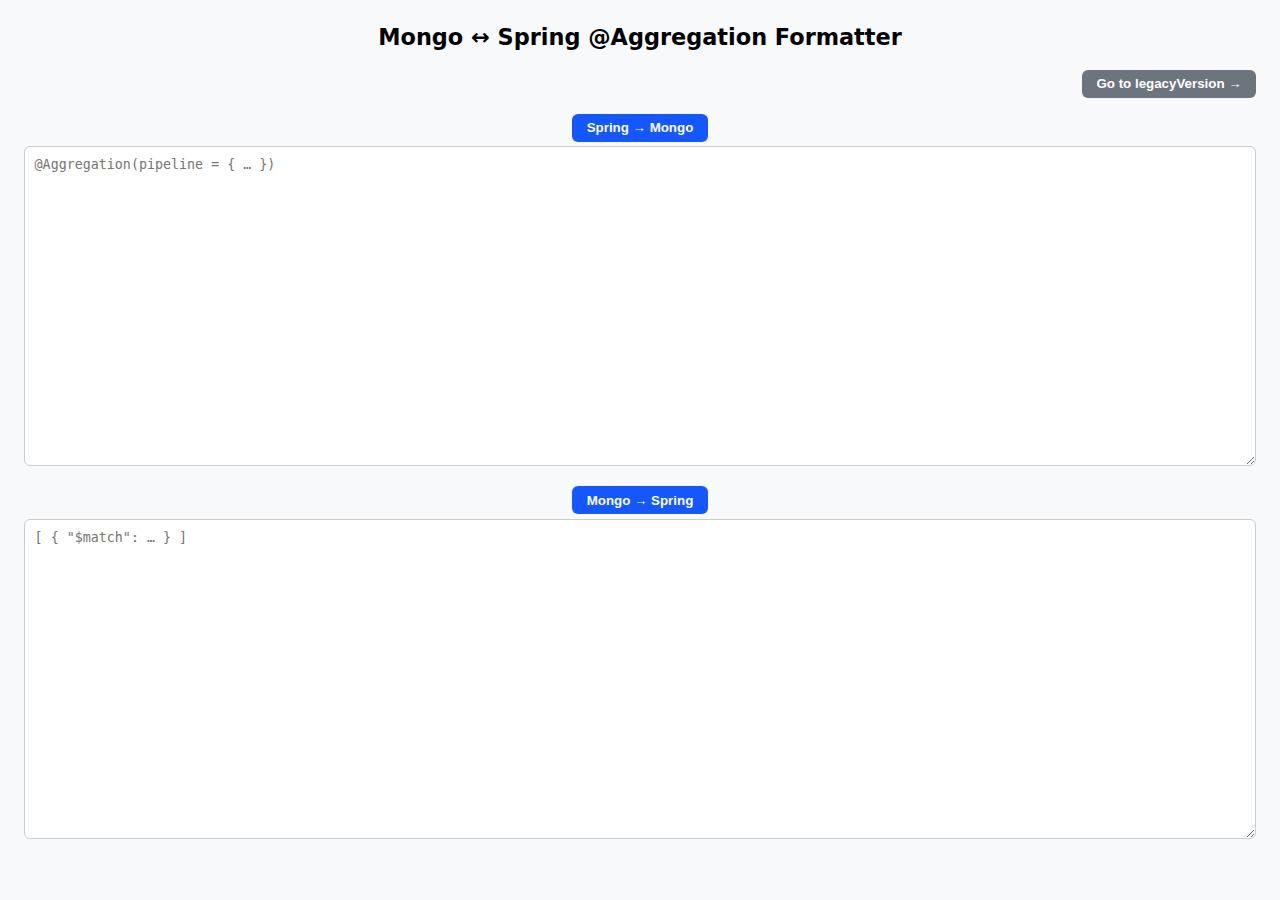
<file: mongo/beta/v2/index.html>
<!DOCTYPE html>
<html lang="en">
<head>
    <meta charset="UTF-8" />
    <title>Mongo ↔ Spring @Aggregation Formatter</title>
    <style>
        *{box-sizing:border-box}
        body{margin:0;padding:1.5rem;font-family:system-ui,sans-serif;display:grid;gap:1rem;background:#f8f9fa}
        h1{margin:0 0 .5rem;font-size:1.4rem;text-align:center}
        .grid{display:grid;grid-template-columns:1fr;gap:1rem}
        textarea{width:100%;height:320px;padding:.6rem;font-family:monospace;border:1px solid #ccc;border-radius:6px;resize:vertical}
        button{padding:.4rem .9rem;border:0;border-radius:6px;cursor:pointer;font-weight:600;background:#1557ff;color:#fff}
        button.alt{background:#6c757d}
        button:active{transform:translateY(1px)}
        .toolbar{display:flex;gap:.5rem;justify-content:center;margin-bottom:.3rem}
        .row{display:flex;gap:.5rem;align-items:center}

        /* Modal */
        dialog{border:none;border-radius:12px;box-shadow:0 22px 70px 4px rgba(0,0,0,.2);padding:1rem 1.25rem;max-width:min(760px,92vw)}
        dialog::backdrop{background:rgba(0,0,0,.45)}
        .dlg-head{display:flex;justify-content:space-between;align-items:center;margin-bottom:.5rem}
        .dlg-title{font-weight:700}
        .tokens{display:grid;grid-template-columns: 1fr 2fr 1fr;gap:.5rem;align-items:center;margin-top:.25rem}
        .tokens code{background:#f1f3f5;padding:.25rem .5rem;border-radius:6px;display:inline-block}
        .tokens input{width:100%;padding:.4rem .5rem;border:1px solid #ccc;border-radius:6px;font-family:monospace}
        .tokens select{padding:.35rem .4rem;border:1px solid #ccc;border-radius:6px}
        .hint{font-size:.85rem;color:#495057;margin-top:.25rem}
        .dlg-footer{display:flex;gap:.5rem;justify-content:flex-end;margin-top:1rem}
        .kbd{font-family:ui-monospace,SFMono-Regular,Menlo,Monaco,Consolas,"Liberation Mono","Courier New",monospace;background:#eee;border-radius:6px;padding:0 .35rem}
    </style>
</head>
<body>
<h1>Mongo ↔ Spring @Aggregation Formatter</h1>

<!-- Top-right action row -->
<div class="row" style="justify-content:flex-end;margin-top:-.25rem">
    <!-- Imposta data-url o usa LEGACY_URL/parametri query -->
    <button id="goLegacy" class="alt" data-url="">
        Go to legacyVersion →
    </button>
</div>

<div class="grid">
    <div>
        <div class="toolbar">
            <button id="toMongo">Spring → Mongo</button>
        </div>
        <textarea id="springInput" placeholder="@Aggregation(pipeline = { … })"></textarea>
    </div>

    <div>
        <div class="toolbar">
            <button id="toSpring">Mongo → Spring</button>
        </div>
        <textarea id="mongoInput" placeholder='[ { "$match": … } ]'></textarea>
    </div>
</div>

<!-- Placeholder Modal -->
<dialog id="dlg">
    <form method="dialog" id="dlgForm">
        <div class="dlg-head">
            <div class="dlg-title">Substitute placeholders</div>
            <button value="cancel" class="alt" type="submit">Close</button>
        </div>
        <div class="hint">Auto-type prova <span class="kbd">JSON.parse</span>. Esempi: <span class="kbd">42</span>, <span class="kbd">true</span>, <span class="kbd">null</span>, <span class="kbd">"Mario"</span>, <span class="kbd">["A","B"]</span>, <span class="kbd">{"$oid":"..."}</span>.</div>
        <div id="tokensWrap" class="tokens" style="margin-top:.75rem"></div>
        <div class="dlg-footer">
            <button id="dlgApply" value="apply">Apply & Convert</button>
        </div>
    </form>
</dialog>

<script>
    //////////////////////////////////////////////////////////////////////////
    // (Opzionale) URL legacy di default: sovrascrivilo qui se vuoi
    //////////////////////////////////////////////////////////////////////////
    const LEGACY_URL = 'https://massimilianopili.com/mongo/legacy/v0'; // es. "https://cat-mf.vercel.app"

    //////////////////////////////////////////////////////////////////////////
    // Utility: detect placeholders in Spring string
    //////////////////////////////////////////////////////////////////////////
    function detectPlaceholdersFromSpring(raw){
        raw = String(raw || "");
        const set = new Set();
        for(const m of raw.matchAll(/\?(\d+)/g)) set.add(`?${m[1]}`);       // positional ?1, ?2, ...
        const spel = raw.match(/[?:]#\{[^}]+\}/g) || [];                    // SpEL: ?#{...} or :#{...}
        spel.forEach(t => set.add(t));
        return Array.from(set);
    }

    //////////////////////////////////////////////////////////////////////////
    // Value parser with minimal heuristics
    //////////////////////////////////////////////////////////////////////////
    function parseUserValue(input, mode){
        if(mode === 'string') return String(input);
        const s = String(input).trim();
        if(s === '') return s;
        try { return JSON.parse(s); } catch {}
        const mOid = s.match(/^ObjectId\((['"])(.+)\1\)$/);
        if(mOid) return { "$oid": mOid[2] };
        const mIso = s.match(/^ISODate\((['"])(.+)\1\)$/);
        if(mIso) return { "$date": mIso[2] };
        return s;
    }

    // === Persistence: remember token -> { value, mode } in localStorage ===
    const SUBS_STORAGE_KEY = 'aggfmt.substitutions.v1';

    function loadSavedSubs(){
        try { return JSON.parse(localStorage.getItem(SUBS_STORAGE_KEY) || '{}'); }
        catch { return {}; }
    }
    function saveSavedSubs(map){
        localStorage.setItem(SUBS_STORAGE_KEY, JSON.stringify(map));
    }
    function getSavedSub(token){
        const all = loadSavedSubs();
        return all[token];
    }
    function setSavedSub(token, value, mode){
        const all = loadSavedSubs();
        all[token] = { value, mode: mode || 'auto' };
        saveSavedSubs(all);
    }
    function displayForInput(entry){
        if(!entry) return '';
        const { value, mode } = entry;
        if(mode === 'string') return String(value);            // raw text for string mode
        try {
            // show JSON for auto mode so JSON.parse semantics are obvious
            return typeof value === 'string' ? JSON.stringify(value) : JSON.stringify(value);
        } catch {
            return String(value);
        }
    }

    function autoInsertCommasIfLikelyMissing(s) {
        let out = '';
        let inStr = false, esc = false;
        const stack = [];            // track [{ or [ contexts]
        let changed = false;

        const top = () => stack.length ? stack[stack.length - 1] : null;

        // helper: trova il prossimo char non spazio da idx (escluso)
        function nextNonWS(i) {
            let j = i + 1;
            while (j < s.length && /\s/.test(s[j])) j++;
            return j;
        }

        // helper: trova il precedente char non spazio da idx (escluso)
        function prevNonWS(i) {
            let j = i - 1;
            while (j >= 0 && /\s/.test(s[j])) j--;
            return j;
        }

        // helper: se da pos parte una stringa JSON, ritorna endIndex della stringa inclusivo (o -1)
        function scanJSONString(start) {
            if (s[start] !== '"') return -1;
            let i = start + 1, esc = false;
            while (i < s.length) {
                const c = s[i];
                if (esc) {
                    esc = false;
                    i++;
                    continue;
                }
                if (c === '\\') {
                    esc = true;
                    i++;
                    continue;
                }
                if (c === '"') return i; // chiusura
                i++;
            }
            return -1;
        }

        // helper: se da pos parte un numero/boolean/null, ritorna fine token (inclusivo) o -1
        function scanLiteral(start) {
            const mNum = s.slice(start).match(/^[-]?\d+(?:\.\d+)?(?:[eE][+-]?\d+)?/);
            if (mNum) return start + mNum[0].length - 1;
            const mTrue = s.startsWith('true', start) ? 4 : 0;
            const mFalse = s.startsWith('false', start) ? 5 : 0;
            const mNull = s.startsWith('null', start) ? 4 : 0;
            if (mTrue) return start + mTrue - 1;
            if (mFalse) return start + mFalse - 1;
            if (mNull) return start + mNull - 1;
            return -1;
        }

        // stato: stiamo dentro a un oggetto e abbiamo appena chiuso un VALUE scalare
        function maybeCommaAfterScalarValue(iEnd) {
            if (top() !== '{') return;                   // serve oggetto padre
            const p = prevNonWS(iEnd);
            if (p >= 0 && s[p] === ':') return;          // la stringa appena chiusa era una chiave, non un valore
            const j = nextNonWS(iEnd);
            if (s[j] === '"') {                           // potenziale chiave
                const endKey = scanJSONString(j);
                if (endKey >= 0) {
                    const afterKey = nextNonWS(endKey);
                    if (s[afterKey] === ':') {                // è davvero una chiave
                        out += ',';                            // inserisci la virgola
                        changed = true;
                    }
                }
            }
        }

        for (let i = 0; i < s.length; i++) {
            const c = s[i];
            out += c;

            if (inStr) {
                if (esc) {
                    esc = false;
                    continue;
                }
                if (c === '\\') {
                    esc = true;
                    continue;
                }
                if (c === '"') {
                    inStr = false;
                }           // chiusura stringa
                continue;
            }

            if (c === '"') {
                inStr = true;
                continue;
            }

            if (c === '{' || c === '[') {
                stack.push(c);
                continue;
            }

            if (c === '}' || c === ']') {
                const closing = c;
                stack.pop();

                // 1) tra oggetti adiacenti in array:  ... } {  ->  }, {
                let j = nextNonWS(i);
                if (top() === '[' && s[j] === '{') {
                    out += ',';
                    changed = true;
                }

                // 2) tra valori-chiave adiacenti in oggetto:  ... } "k":  ->  }, "k":
                j = nextNonWS(i);
                if (top() === '{' && s[j] === '"') {
                    const endKey = scanJSONString(j);
                    if (endKey >= 0 && s[nextNonWS(endKey)] === ':') {
                        out += ',';
                        changed = true;
                    }
                }
                continue;
            }

            // 3) valore SCALARE finito (stringa già gestita sopra; qui numeri/bool/null):
            //    se dopo c'è una chiave nello stesso oggetto -> metti virgola
            if (/[0-9\-tfn]/.test(c)) { // possibile inizio literal
                const start = i;
                const end = scanLiteral(start);
                if (end >= start) {
                    // abbiamo consumato il literal; copia i char intermedi (già copiato c al primo giro)
                    out += s.slice(i + 1, end + 1);
                    maybeCommaAfterScalarValue(end);
                    i = end;
                }
            }
        }

        // 4) cleanup: elimina virgole pendenti prima di } o ]
        out = out.replace(/,\s*([}\]])/g, '$1');

        return {text: out, changed};
    }

    function showContextAround(s, pos, span = 60) {
        const a = Math.max(0, pos - span);
        const b = Math.min(s.length, pos + span);
        const ctx = s.slice(a, b);
        const caret = ' '.repeat(pos - a) + '▲';
        console.warn('JSON error @', pos, '\n' + ctx + '\n' + caret);
    }


    //////////////////////////////////////////////////////////////////////////
    // Deep replace of sentinels in parsed JSON
    //////////////////////////////////////////////////////////////////////////
    function deepReplace(node, resolver){
        if(Array.isArray(node)) return node.map(n => deepReplace(n, resolver));
        if(node && typeof node === 'object'){
            const out = {};
            for(const [k,v] of Object.entries(node)) out[k] = deepReplace(v, resolver);
            return out;
        }
        if(typeof node === 'string'){
            const repl = resolver(node);
            return repl !== undefined ? repl : node;
        }
        return node;
    }

    //////////////////////////////////////////////////////////////////////////
    //  FORWARD  : Spring  ->  Mongo JSON  (with sentinelization)
    //////////////////////////////////////////////////////////////////////////
    function springToMongo(raw, subsMap){
        raw = String(raw);

        // Rimuove //... e /* ... */ solo quando NON sei dentro una stringa "..."
        function stripCommentsOutsideStrings(input) {
            let out = '', inQ = false, esc = false;
            for (let i = 0; i < input.length; i++) {
                const c = input[i], n = input[i + 1];

                if (inQ) {
                    out += c;
                    if (esc) { esc = false; continue; }
                    if (c === '\\') { esc = true; continue; }
                    if (c === '"') inQ = false;
                    continue;
                }

                if (c === '"') { inQ = true; out += c; continue; }

                // line comment //
                if (c === '/' && n === '/') {
                    while (i < input.length && input[i] !== '\n') i++;
                    out += '\n'; // preserva la newline
                    continue;
                }

                // block comment /* ... */
                if (c === '/' && n === '*') {
                    i += 2;
                    while (i < input.length && !(input[i] === '*' && input[i + 1] === '/')) i++;
                    i++; // salta '/'
                    continue;
                }

                out += c;
            }
            return out;
        }

// --- all'inizio di springToMongo ---
        raw = String(raw || '');
        raw = stripCommentsOutsideStrings(raw);

// Collassa concatenazioni Java: "...." + "...." → "........"
        const concatRe = /"((?:[^"\\]|\\.)*)"\s*\+\s*"((?:[^"\\]|\\.)*)"/g;
        while (concatRe.test(raw)) raw = raw.replace(concatRe, '"$1$2"');

        // 1) Estrai le stringhe degli stage dall'annotazione (anche se manca la chiusura })
//    Funziona sia con @Aggregation(pipeline = { ... }) sia con solo la lista di stringhe
        let stageStrings;
        {
            // Se c'è l'annotazione completa, usa quella parte; altrimenti usa raw com'è
            const m = raw.match(/pipeline\s*=\s*\{([\s\S]*?)\}\s*\)/);
            const chunk = m ? m[1] : raw;

            // Prendi tutte le stringhe racchiuse in doppi apici (gestendo eventuali escape)
            const items = Array.from(chunk.matchAll(/"([^"\\]|\\.)*"/g)).map(x => x[0]);

            if (items.length === 0) {
                throw new Error('Nessuna stringa di stage trovata – incolla la lista di stringhe o l’annotazione completa @Aggregation.');
            }

            // Parse di ogni stringa singolarmente (JSON valido perché sono doppi apici)
            stageStrings = items.map(s => JSON.parse('[' + s + ']')[0]);
        }

        // 3) Normalizza ogni stringa -> oggetto JS, gestendo ?n e SpEL via sentinelle
        const spelBag = []; // index -> token originale (?#{...} / :#{...})
        const stages = stageStrings.map(str => {
            let s = String(str);

            // 1) Normalizza apici → JSON
            s = s.replace(/'/g, '"');

            // 2) Quota le chiavi non quotate: { key: ... } o , key: ...
            //    (evita le stringhe perché il delimitatore è { oppure ,)
            s = s.replace(/([{,]\s*)([A-Za-z_$][\w$]*)\s*:/g, '$1"$2":');

            // 3) Placeholder posizionali ?n → sentinelle
            s = s.replace(/([:\[,]\s*)\?(\d+)/g, (_, pre, n) => `${pre}"__P_${n}__"`);
            s = s.replace(/\?(\d+)/g, '"__P_$1__"'); // fallback

            // 4) SpEL (opzionale): ?#{...} o :#{...} → sentinelle
            s = s.replace(/([:\[,\s])([?:]#\{[^}]+\})/g, (__, pre, token) => {
                const idx = spelBag.push(token) - 1;
                return `${pre}"__S_${idx}__"`;
            });

            s = s.trim();
            // 5) rimuove la virgola finale nello stage-string
            s = s.replace(/,\s*$/, '');
            // 6) normalizza trailing comma prima di } o ]
            s = s.replace(/,\s*([}\]])/g, '$1');

            try {
                return JSON.parse(s);
            } catch (e1) {
                let text = s;
                let lastErr = e1;

                for (let pass = 0; pass < 3; pass++) {
                    const proposal = autoInsertCommasIfLikelyMissing(text);
                    if (!proposal.changed) break;
                    text = proposal.text;

                    // safety: togli di nuovo virgole pendenti
                    text = text.replace(/,\s*([}\]])/g, '$1');

                    try {
                        return JSON.parse(text); // success!
                    } catch (e2) {
                        lastErr = e2;
                        // se c'è posizione, stampa contesto (dev console)
                        const m = (e2.message || '').match(/position\s+(\d+)/i);
                        if (m) showContextAround(text, Number(m[1]));
                    }
                }

                // se arrivo qui, non l'ho sistemato: rilancio l'errore originale
                throw lastErr;
            }

        });

        // 4) Applica le sostituzioni
        const resolver = (leaf) => {
            const p = leaf.match(/^__P_(\d+)__$/);
            if(p){
                const key = `?${p[1]}`;
                if(subsMap && key in subsMap) return subsMap[key];
                return leaf;
            }
            const s = leaf.match(/^__S_(\d+)__$/);
            if(s){
                const tok = spelBag[Number(s[1])];
                if(subsMap && tok in subsMap) return subsMap[tok];
                return leaf;
            }
            return undefined;
        };

        const replaced = stages.map(st => deepReplace(st, resolver));
        return JSON.stringify(replaced, null, 2);
    }

    //////////////////////////////////////////////////////////////////////////
    //  REVERSE  : Mongo JSON  ->  Spring (unchanged)
    //////////////////////////////////////////////////////////////////////////
    function mongoToSpring(raw) {
        let stages;
        try { stages = JSON.parse(raw); }
        catch { throw new Error('Left pane is not valid JSON'); }
        if (!Array.isArray(stages)) throw new Error('JSON must be an array of stages');

        const strings = stages.map(obj => {
            let s = JSON.stringify(obj)
                .replace(/\"/g, '"')
                .replace(/"/g, "'")
                .replace(/:'\?(\d+)'/g, ': ?$1'); // unwrap "?n" back to ?n (best effort)
            return `"${s}"`;
        });

        return `@Aggregation(pipeline = {\n    ${strings.join(',\n    ')}\n})`;
    }

    //////////////////////////////////////////////////////////////////////////
    // UI Wiring
    //////////////////////////////////////////////////////////////////////////
    const $spring = document.getElementById('springInput');
    const $mongo  = document.getElementById('mongoInput');
    const $dlg    = document.getElementById('dlg');
    const $wrap   = document.getElementById('tokensWrap');
    const $apply  = document.getElementById('dlgApply');

    // Costruisce e apre il dialog di sostituzione
    function openSubstitutionDialog(tokens){
        $wrap.innerHTML = '';
        const hdr = ['Token','Value','Mode'];
        for(const h of hdr){ const b = document.createElement('b'); b.textContent=h; $wrap.appendChild(b); }

        tokens.forEach((tok, i) => {
            const code   = document.createElement('code');  code.textContent = tok; code.title = 'placeholder';
            const input  = document.createElement('input'); input.placeholder = 'JSON value (e.g. 5, true, "Mario", [1,2])';
            input.id = `tok_${i}`; input.dataset.token = tok;

            const select = document.createElement('select'); select.id = `mode_${i}`;
            select.innerHTML = '<option value="auto">auto</option><option value="string">string</option>';

            // ← prefill from saved cache
            const saved = getSavedSub(tok);
            if(saved){
                input.value = displayForInput(saved);
                select.value = saved.mode || 'auto';
            }

            $wrap.append(code, input, select);
        });

        $dlg.showModal();
    }

    // Click Spring → Mongo: se ci sono placeholder, apri il dialog; altrimenti converti subito
    document.getElementById('toMongo').onclick = () => {
        const tokens = detectPlaceholdersFromSpring($spring.value);
        if(tokens.length > 0){
            openSubstitutionDialog(tokens);
        } else {
            try {
                $mongo.value = springToMongo($spring.value, null);
            } catch (e) { alert(e.message); }
        }
    };

    // Click Mongo → Spring (immutato)
    document.getElementById('toSpring').onclick = () => {
        try {
            $spring.value = mongoToSpring($mongo.value);
        } catch (e) { alert(e.message); }
    };

    // Apply nel dialog
    $apply.addEventListener('click', (ev) => {
        ev.preventDefault();
        const inputs = Array.from($wrap.querySelectorAll('input[id^="tok_"]'));
        const subs = {};

        inputs.forEach(inp => {
            const idx  = inp.id.split('_')[1];
            const tok  = inp.dataset.token;
            const mode = document.getElementById('mode_' + idx).value;
            const raw  = inp.value.trim();
            if(raw === '') return; // skip empty entries

            const parsed = parseUserValue(raw, mode);
            subs[tok] = parsed;                 // use now
            setSavedSub(tok, parsed, mode);     // remember for next time
        });

        try {
            $mongo.value = springToMongo($spring.value, subs);
            $dlg.close('apply');
        } catch(e){ alert(e.message); }
    });

    //////////////////////////////////////////////////////////////////////////
    // Legacy button: resolve URL and redirect
    //////////////////////////////////////////////////////////////////////////
    document.getElementById('goLegacy').addEventListener('click', () => {
        const btn = document.getElementById('goLegacy');
        const qs  = new URLSearchParams(location.search);
        const url = btn.dataset.url || LEGACY_URL || qs.get('legacy') || qs.get('legacyUrl');
        if(!url){
            const entered = prompt('Legacy URL not configured. Paste the legacy URL to navigate:');
            if(entered && entered.trim()) {
                location.href = entered.trim();
            }
            return;
        }
        location.href = url;
    });
</script>
</body>
</html>
</file>
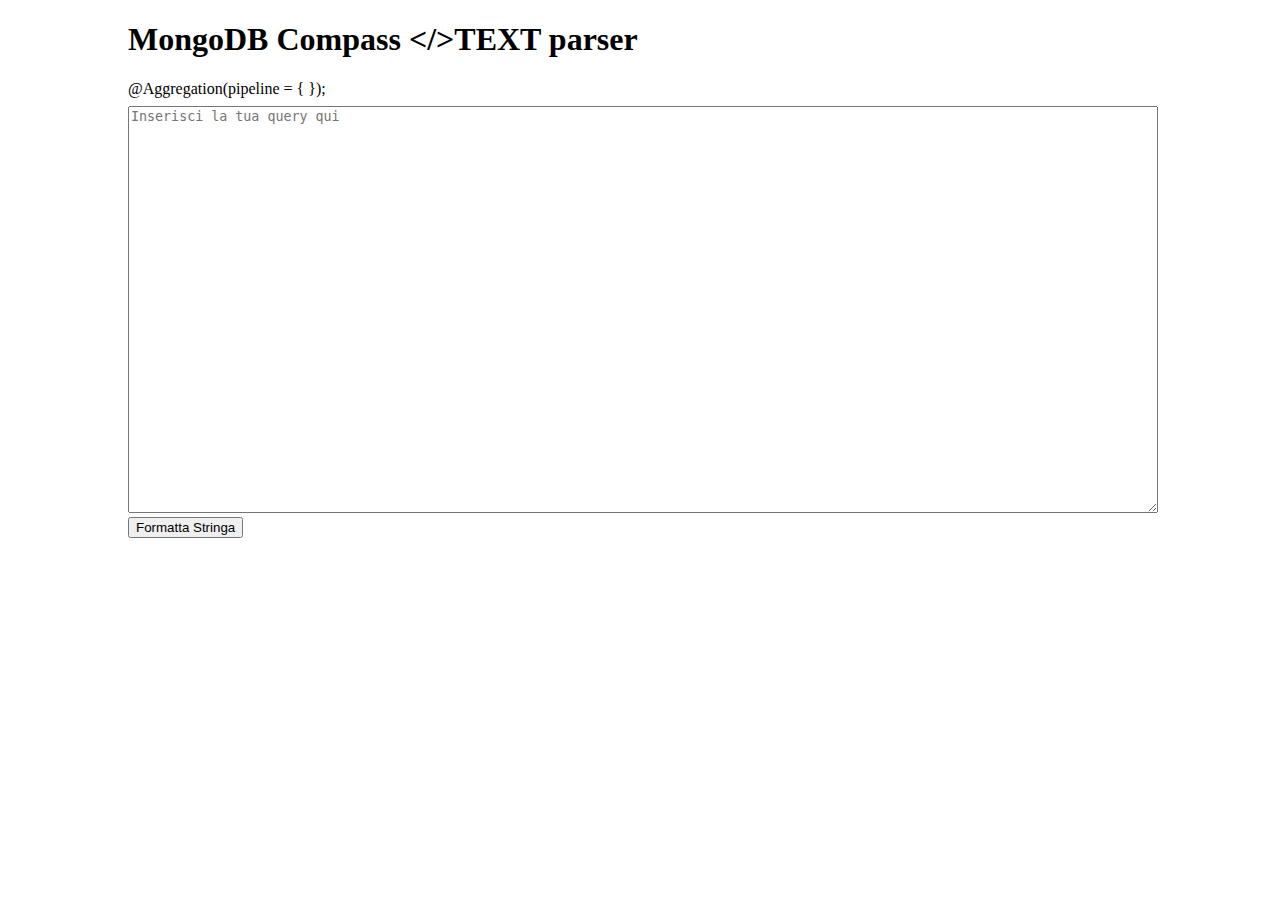
<file: mongo/legacy/v0/index.html>
<!DOCTYPE html>
<html lang="it">
<head>
    <meta charset="UTF-8">
    <title>Mongo&lt;/&gt; -> @Aggregation</title>
    <style>
        body {
            margin: 0 10%;
        }
        textarea{
            margin-top: 1ch;
            width: 100%;
            height: 50ch;
        }
    </style>
    <script>
        function formatString() {
            /**
             * @type {string}
             */
            let input = document.getElementById('inputString').value,
                parsedString = '@Aggregation(pipeline = {\n"', c;
            input = input.split('\n').map(line => line.replace(/\/\/.*$/, '')).join('\n'); //rimuovi commenti //
            input = input.replace(/\/\*[\s\S]*?\*\//gm, '').trim(); //elimina commenti /**
            input = input.trim().slice(1, input.length - 1); //elimina prima e ultima quadra []
            input = input.replaceAll(`"`, `'`).trim();
            input = input.replace(/\s+/g, ' ').trim(); //elimina spazi inutili
            //commenta per stage
            for (let i = 0, p = 0; i < input.length; i++) {
                c = input.charAt(i);
                if (p === 0 && input.charAt(i) === ',') {
                    parsedString += '",\n"';
                } else {
                    parsedString += c;
                }

                if (c === '{') {
                    p++;
                } else if (c === '}') {
                    p--;
                }
            }
            parsedString += '"\n})';
            document.getElementById('formattedString').innerText = parsedString;
        }

        document.getElementById('inputString').addEventListener('keypress', function(event) {
            if (event.key === "Enter" && !event.shiftKey) {
                event.preventDefault();
                formatString();
            }
        });
    </script>
</head>
<body>
<h1>MongoDB Compass &lt;/&gt;TEXT parser</h1>
<div id="formattedString">@Aggregation(pipeline = { });</div>
<div>
    <textarea id="inputString" placeholder="Inserisci la tua query qui"></textarea>
</div>
<button onclick="formatString()">Formatta Stringa</button>
</body>
</html>
</file>
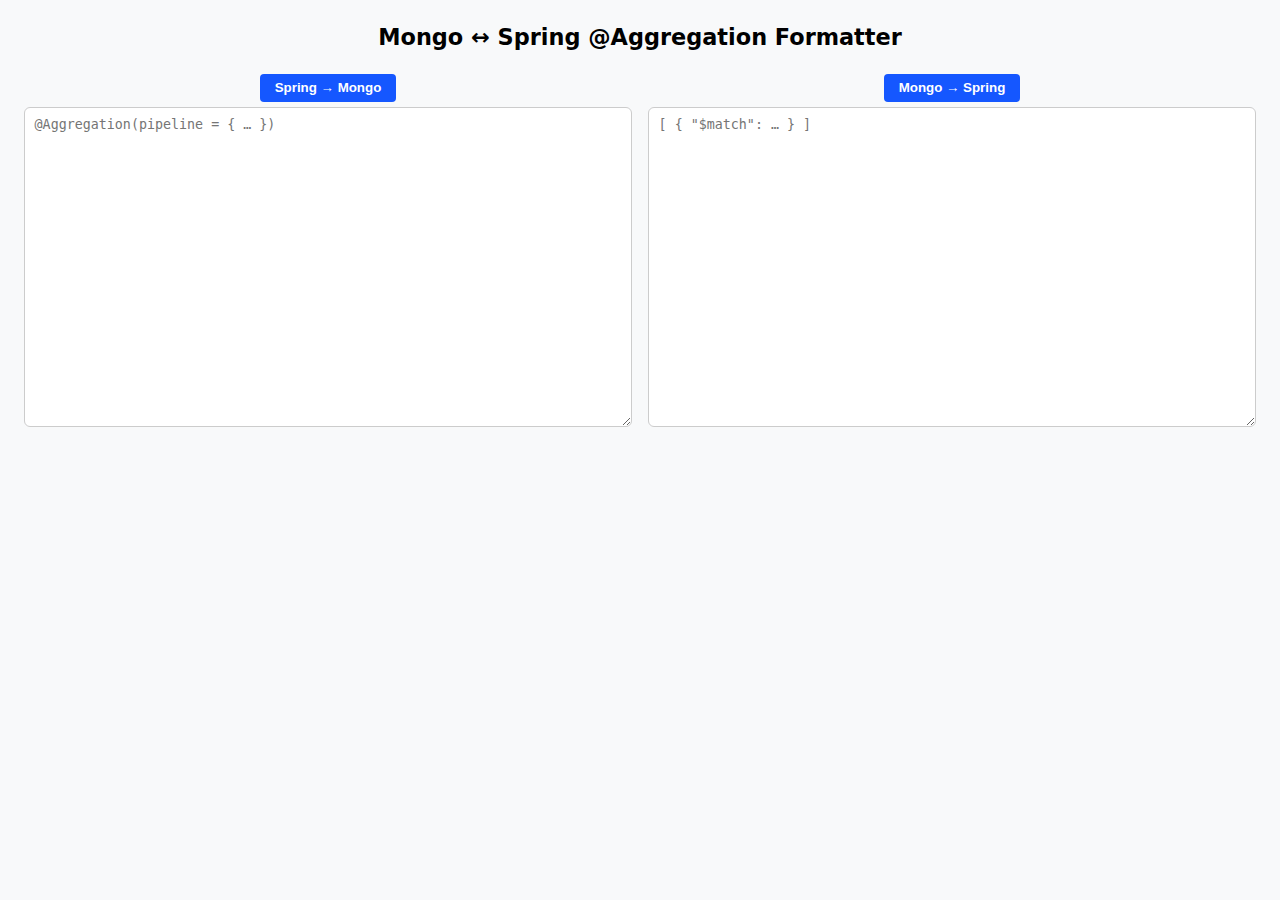
<file: mongo/legacy/v1/index.html>
<!DOCTYPE html>
<html lang="en">
<head>
    <meta charset="UTF-8">
    <title>Mongo ↔ Spring @Aggregation Formatter</title>
    <style>
        *{box-sizing:border-box}
        body{margin:0;padding:1.5rem;font-family:system-ui,sans-serif;display:grid;gap:1rem;background:#f8f9fa}
        h1{margin:0 0 .5rem;font-size:1.4rem;text-align:center}
        .grid{display:grid;grid-template-columns:1fr 1fr;gap:1rem}
        textarea{width:100%;height:320px;padding:.6rem;font-family:monospace;border:1px solid #ccc;border-radius:6px;resize:vertical}
        button{padding:.4rem .9rem;border:0;border-radius:4px;cursor:pointer;font-weight:600;background:#1557ff;color:#fff}
        button:active{transform:translateY(1px)}
        .toolbar{display:flex;gap:.5rem;justify-content:center;margin-bottom:.3rem}
    </style>
</head>
<body>
<h1>Mongo ↔ Spring @Aggregation Formatter</h1>

<div class="grid">
    <div>
        <div class="toolbar">
            <button id="toMongo">Spring → Mongo</button>
        </div>
        <textarea id="springInput" placeholder="@Aggregation(pipeline = { … })"></textarea>
    </div>

    <div>
        <div class="toolbar">
            <button id="toSpring">Mongo → Spring</button>
        </div>
        <textarea id="mongoInput" placeholder='[ { "$match": … } ]'></textarea>
    </div>
</div>

<script>
    //////////////////////////////////////////////////////////////////////////
    //  FORWARD  : Spring  ->  Mongo JSON
    //////////////////////////////////////////////////////////////////////////
    function springToMongo(raw) {
        raw = String(raw);

        // 1. isolate the { … } block after “pipeline =”
        const m = raw.match(/pipeline\s*=\s*\{([\s\S]*?)\}\s*\)/);
        let inside = m ? m[1] : raw.trim();
        if (inside.startsWith('{') && inside.endsWith('}')) inside = inside.slice(1, -1);

        // 2. build a JSON array of the quoted stage strings
        const arrText = '[' + inside + ']'
            .replace(/,\s*\}/g, '}')   // safety: remove trailing comma
            .replace(/\r?\n/g, '');    // JSON.parse tolerates whitespace, but keep it simple

        let stageStrings;
        try {
            stageStrings = JSON.parse(arrText);      // ["{'$match':…}", "{'$project':…}", …]
        } catch (e) {
            throw new Error('Cannot parse the pipeline string list – check quotes/commas.');
        }

        // 3. normalise each stage string -> JS object
        const stages = stageStrings.map(str => {
            let s = str
                .replace(/'/g, '"')              // single → double quotes
                .replace(/:\s*\?(\d+)/g, ': "?$1"'); // wrap naked ?n
            return JSON.parse(s);
        });

        return JSON.stringify(stages, null, 2);
    }

    //////////////////////////////////////////////////////////////////////////
    //  REVERSE  : Mongo JSON  ->  Spring
    //////////////////////////////////////////////////////////////////////////
    function mongoToSpring(raw) {
        let stages;
        try { stages = JSON.parse(raw); }
        catch { throw new Error('Left pane is not valid JSON'); }
        if (!Array.isArray(stages)) throw new Error('JSON must be an array of stages');

        const strings = stages.map(obj => {
            let s = JSON.stringify(obj)
                        .replace(/"/g, "'")            // double → single quotes inside stage
                        .replace(/:'\?(\d+)'/g, ': ?$1'); // unwrap "?n" back to ?n
            return `"${s}"`;
        });

        return `@Aggregation(pipeline = {\n    ${strings.join(',\n    ')}\n})`;
    }

    //////////////////////////////////////////////////////////////////////////
    //  Wiring
    //////////////////////////////////////////////////////////////////////////
    document.getElementById('toMongo').onclick = () => {
        try {
            document.getElementById('mongoInput').value =
                springToMongo(document.getElementById('springInput').value);
        } catch (e) { alert(e.message); }
    };

    document.getElementById('toSpring').onclick = () => {
        try {
            document.getElementById('springInput').value =
                mongoToSpring(document.getElementById('mongoInput').value);
        } catch (e) { alert(e.message); }
    };
</script>
</body>
</html>
</file>
<file: css/common.css>
/* ═══════════════════════════════════════════════════════════════════════════
   Common CSS - Shared styles across the site
   ═══════════════════════════════════════════════════════════════════════════ */

/* ─────────────────────────────────────────────────────────────────────────────
   CSS Variables / Theme
   ───────────────────────────────────────────────────────────────────────────── */
:root, [data-theme="light"] {
    --bg: #f6f7f9;
    --surface: #ffffff;
    --card: #ffffff;
    --border: #e5e7eb;
    --text: #0f172a;
    --muted: #64748b;
    --primary: #1557ff;
    --primary-hover: #0f47d9;
    --brand: #1557ff;
    --brand-600: #0f47d9;
    --danger: #dc2626;
    --success: #16a34a;
    --ring: rgba(21, 87, 255, 0.25);
    --radius: 12px;
    --shadow: 0 10px 25px rgba(2, 6, 23, 0.08);
}

@media (prefers-color-scheme: dark) {
    :root:not([data-theme="light"]) {
        --bg: #0b1020;
        --surface: #0f172a;
        --card: #0f172a;
        --border: #1f2a44;
        --text: #e5e7eb;
        --muted: #94a3b8;
        --primary: #5b8cff;
        --primary-hover: #88aaff;
        --brand: #5b8cff;
        --brand-600: #88aaff;
        --ring: rgba(91, 140, 255, 0.35);
        --shadow: 0 10px 25px rgba(0, 0, 0, 0.35);
    }
}

[data-theme="dark"] {
    --bg: #0b1020;
    --surface: #0f172a;
    --card: #0f172a;
    --border: #1f2a44;
    --text: #e5e7eb;
    --muted: #94a3b8;
    --primary: #5b8cff;
    --primary-hover: #88aaff;
    --brand: #5b8cff;
    --brand-600: #88aaff;
    --ring: rgba(91, 140, 255, 0.35);
    --shadow: 0 10px 25px rgba(0, 0, 0, 0.35);
}

/* ─────────────────────────────────────────────────────────────────────────────
   Reset & Base
   ───────────────────────────────────────────────────────────────────────────── */
* { box-sizing: border-box }
html, body { height: 100% }

body {
    margin: 0;
    font-family: system-ui, -apple-system, Segoe UI, Roboto, Ubuntu, Cantarell, Noto Sans, "Helvetica Neue", Arial, sans-serif;
    background: radial-gradient(1200px 600px at 10% -10%, rgba(21,87,255,.08), transparent 40%),
                radial-gradient(1200px 600px at 110% 110%, rgba(21,87,255,.08), transparent 40%),
                var(--bg);
    color: var(--text);
    line-height: 1.5;
}

/* ─────────────────────────────────────────────────────────────────────────────
   Typography
   ───────────────────────────────────────────────────────────────────────────── */
h1, h2, h3, h4, h5, h6 {
    margin: 0;
    line-height: 1.2;
}

h1 { font-size: clamp(1.1rem, 2.2vw, 1.4rem); }

.subtitle {
    color: var(--muted);
    font-size: 0.9rem;
    margin: 0;
}

/* ─────────────────────────────────────────────────────────────────────────────
   Layout
   ───────────────────────────────────────────────────────────────────────────── */
.wrap {
    width: min(1100px, 96vw);
    display: grid;
    gap: 1rem;
}

.wrap-sm { width: min(560px, 96vw); }
.wrap-md { width: min(800px, 96vw); }
.wrap-lg { width: min(1100px, 96vw); }

/* ─────────────────────────────────────────────────────────────────────────────
   Cards
   ───────────────────────────────────────────────────────────────────────────── */
.card {
    background: var(--surface);
    border: 1px solid var(--border);
    border-radius: var(--radius);
    box-shadow: var(--shadow);
    padding: 1.25rem;
}

.card-title {
    font-size: 1rem;
    font-weight: 700;
    margin: 0;
    padding-bottom: 0.75rem;
    border-bottom: 1px solid var(--border);
    display: flex;
    align-items: center;
    gap: 0.5rem;
}

.card-title .icon {
    font-size: 1.1rem;
}

.card-body {
    display: flex;
    flex-direction: column;
    gap: 1rem;
    flex: 1;
}

.card-footer {
    margin-top: auto;
    display: flex;
    flex-direction: column;
    gap: 1rem;
}

/* ─────────────────────────────────────────────────────────────────────────────
   Forms
   ───────────────────────────────────────────────────────────────────────────── */
.form-group {
    display: grid;
    gap: 0.4rem;
}

label {
    font-weight: 500;
    font-size: 0.85rem;
    color: var(--muted);
}

input[type="text"],
input[type="email"],
input[type="password"],
input[type="number"],
select,
textarea {
    width: 100%;
    padding: 0.5rem 0.625rem;
    border: 1px solid var(--border);
    border-radius: 6px;
    font-size: 0.9rem;
    background: var(--surface);
    color: var(--text);
    font-family: inherit;
}

textarea {
    min-height: 100px;
    font-family: 'SF Mono', 'Fira Code', 'Consolas', monospace;
    font-size: 0.8rem;
    resize: vertical;
}

input:focus,
select:focus,
textarea:focus {
    outline: 2px solid var(--primary);
    outline-offset: -1px;
    border-color: transparent;
}

.inline-group {
    display: flex;
    gap: 0.75rem;
}

.inline-group .form-group {
    flex: 1;
}

/* ─────────────────────────────────────────────────────────────────────────────
   Buttons
   ───────────────────────────────────────────────────────────────────────────── */
button, .btn {
    padding: 0.55rem 0.9rem;
    border: 0;
    border-radius: 8px;
    cursor: pointer;
    font-weight: 600;
    font-size: 0.85rem;
    background: var(--primary);
    color: #fff;
    transition: background 0.15s, transform 0.1s;
    text-decoration: none;
    display: inline-flex;
    align-items: center;
    justify-content: center;
    gap: 0.4rem;
}

button:hover:not(:disabled),
.btn:hover:not(:disabled) {
    background: var(--primary-hover);
}

button:active:not(:disabled),
.btn:active:not(:disabled) {
    transform: translateY(1px);
}

button:disabled,
.btn:disabled {
    opacity: 0.5;
    cursor: not-allowed;
}

.btn-primary {
    width: 100%;
}

.btn-secondary {
    background: var(--surface);
    border: 1px solid var(--border);
    color: var(--text);
}

.btn-secondary:hover:not(:disabled) {
    background: var(--border);
}

.icon-btn {
    padding: 0.3rem 0.5rem;
    background: var(--surface);
    border: 1px solid var(--border);
    color: var(--text);
    font-size: 0.8rem;
}

.icon-btn:hover {
    background: var(--border);
    color: var(--text);
}

.btn-row {
    display: flex;
    gap: 0.5rem;
}

.btn-row button,
.btn-row .btn {
    flex: 1;
}

/* ─────────────────────────────────────────────────────────────────────────────
   Drop Zone
   ───────────────────────────────────────────────────────────────────────────── */
.drop-zone {
    border: 2px dashed var(--border);
    border-radius: var(--radius);
    padding: 1.25rem 1rem;
    text-align: center;
    cursor: pointer;
    transition: all 0.15s ease;
    background: var(--bg);
}

.drop-zone:hover,
.drop-zone.dragover {
    border-color: var(--primary);
    background: rgba(21, 87, 255, 0.05);
}

.drop-zone.has-file {
    border-color: var(--success);
    background: rgba(22, 163, 74, 0.08);
}

.drop-zone-icon {
    font-size: 1.5rem;
    margin-bottom: 0.25rem;
}

.drop-zone-text {
    color: var(--muted);
    font-size: 0.8rem;
}

.file-name {
    margin-top: 0.4rem;
    font-weight: 600;
    color: var(--success);
    word-break: break-all;
    font-size: 0.8rem;
}

/* ─────────────────────────────────────────────────────────────────────────────
   Messages & Alerts
   ───────────────────────────────────────────────────────────────────────────── */
.message {
    padding: 0.6rem 0.8rem;
    border-radius: 8px;
    font-size: 0.8rem;
    display: none;
}

.message.show {
    display: block;
}

.message.success {
    background: rgba(22, 163, 74, 0.12);
    color: var(--success);
    border: 1px solid rgba(22, 163, 74, 0.3);
}

.message.error {
    background: rgba(220, 38, 38, 0.12);
    color: var(--danger);
    border: 1px solid rgba(220, 38, 38, 0.3);
}

/* ─────────────────────────────────────────────────────────────────────────────
   Utilities
   ───────────────────────────────────────────────────────────────────────────── */
.or-divider {
    text-align: center;
    color: var(--muted);
    font-size: 0.8rem;
    position: relative;
}

.or-divider::before,
.or-divider::after {
    content: '';
    position: absolute;
    top: 50%;
    width: 40%;
    height: 1px;
    background: var(--border);
}

.or-divider::before { left: 0; }
.or-divider::after { right: 0; }

.grow { flex: 1; }
.text-center { text-align: center; }
.text-muted { color: var(--muted); }

/* ─────────────────────────────────────────────────────────────────────────────
   Footer
   ───────────────────────────────────────────────────────────────────────────── */
footer {
    text-align: center;
    color: var(--muted);
    font-size: 0.85rem;
}

footer a {
    color: var(--primary);
    text-decoration: none;
}

footer a:hover {
    text-decoration: underline;
}

/* ─────────────────────────────────────────────────────────────────────────────
   Monospace / Code
   ───────────────────────────────────────────────────────────────────────────── */
.mono, code, pre {
    font-family: 'SF Mono', 'Fira Code', 'Consolas', monospace;
}

.path {
    font-family: ui-monospace, SFMono-Regular, Menlo, Monaco, Consolas, "Liberation Mono", monospace;
    font-size: 0.9rem;
    color: var(--muted);
}

/* ─────────────────────────────────────────────────────────────────────────────
   Keyboard
   ───────────────────────────────────────────────────────────────────────────── */
kbd {
    font: inherit;
    border: 1px solid var(--border);
    background: var(--card);
    border-bottom-width: 2px;
    padding: .1rem .4rem;
    border-radius: 6px;
}
</file>
